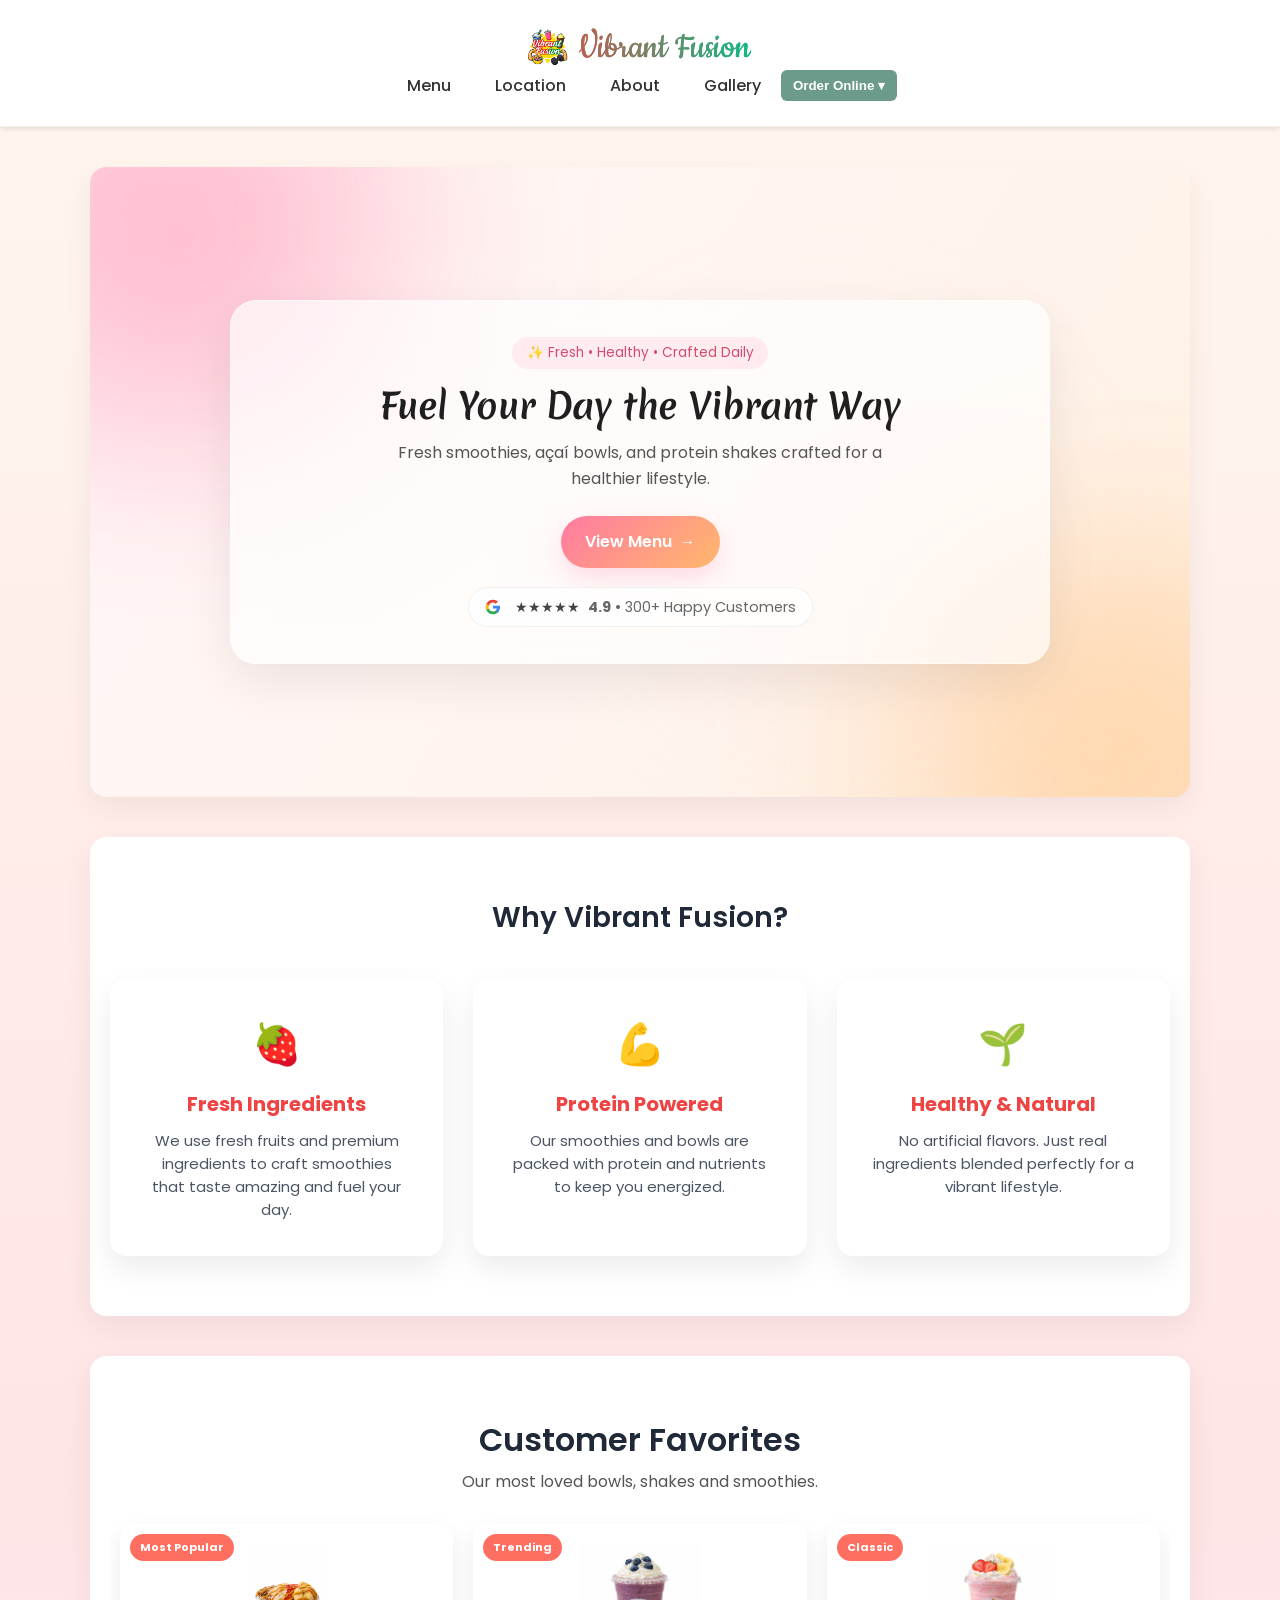
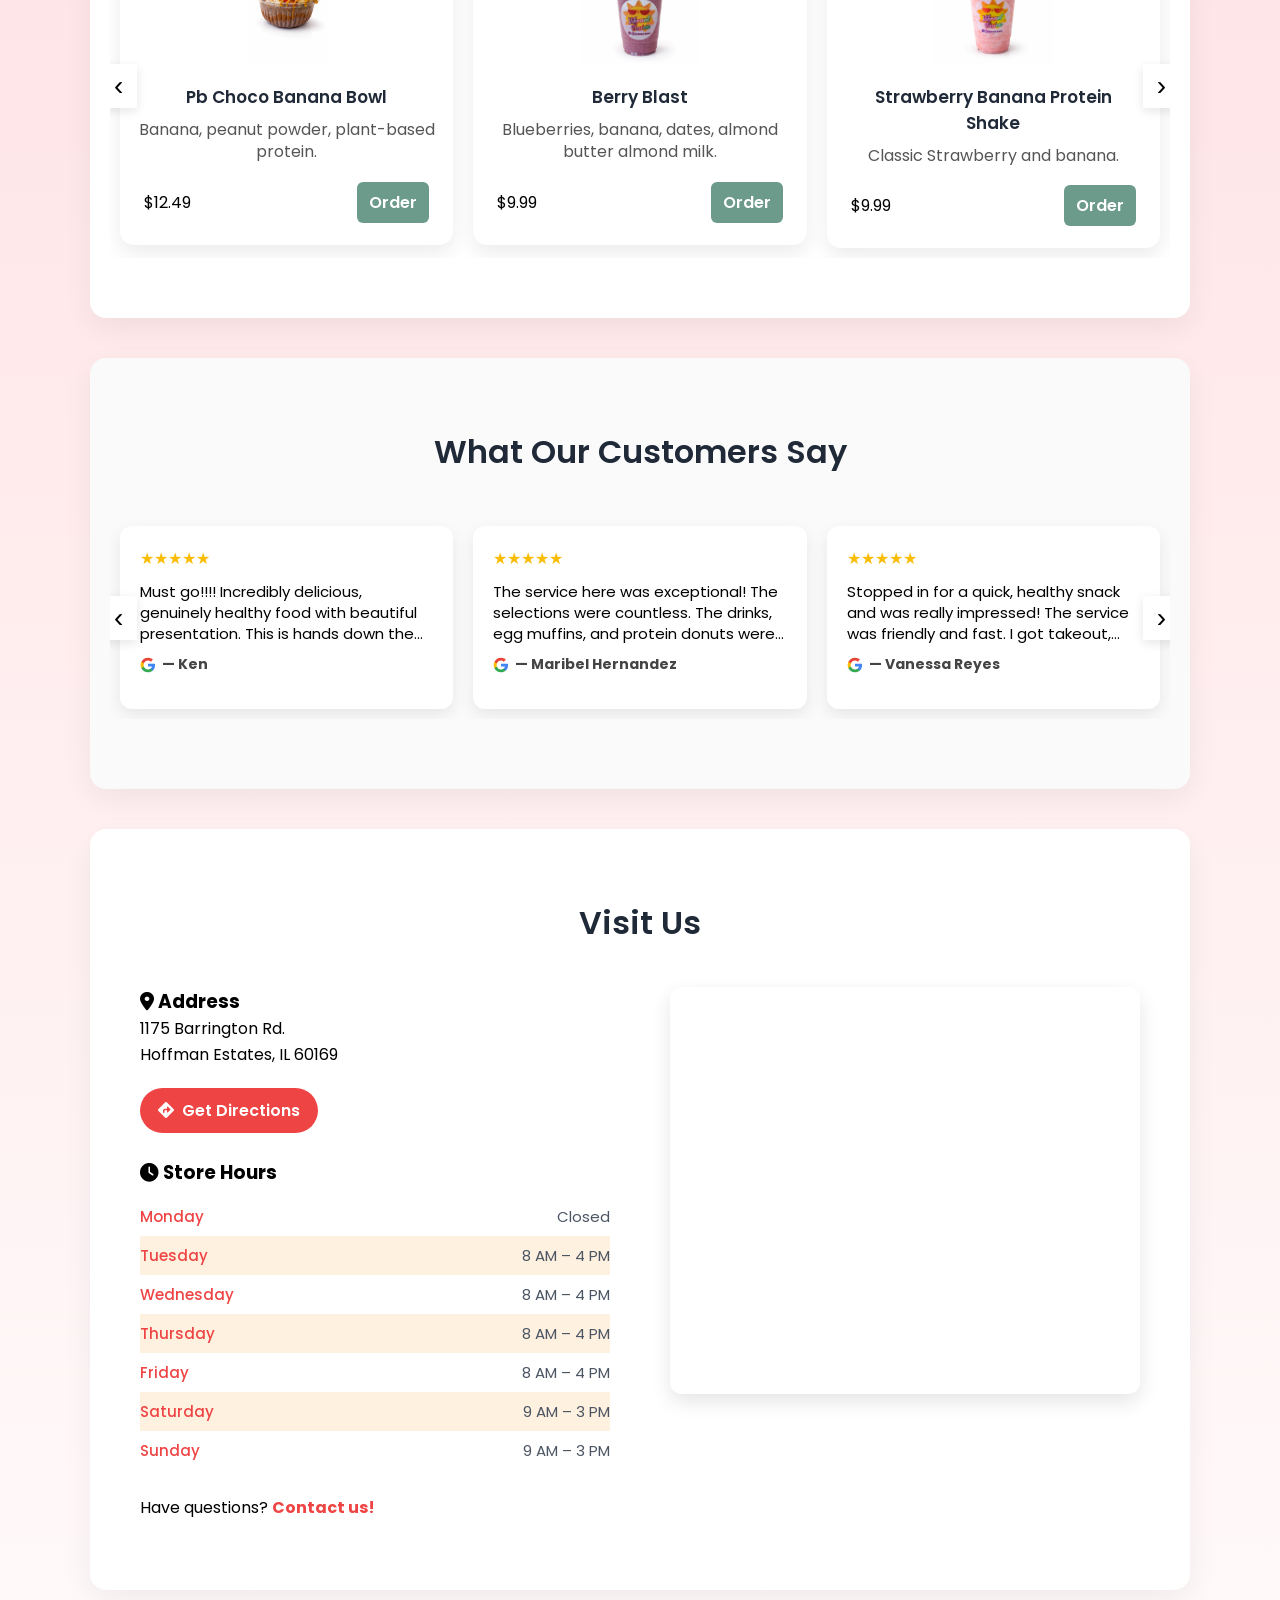
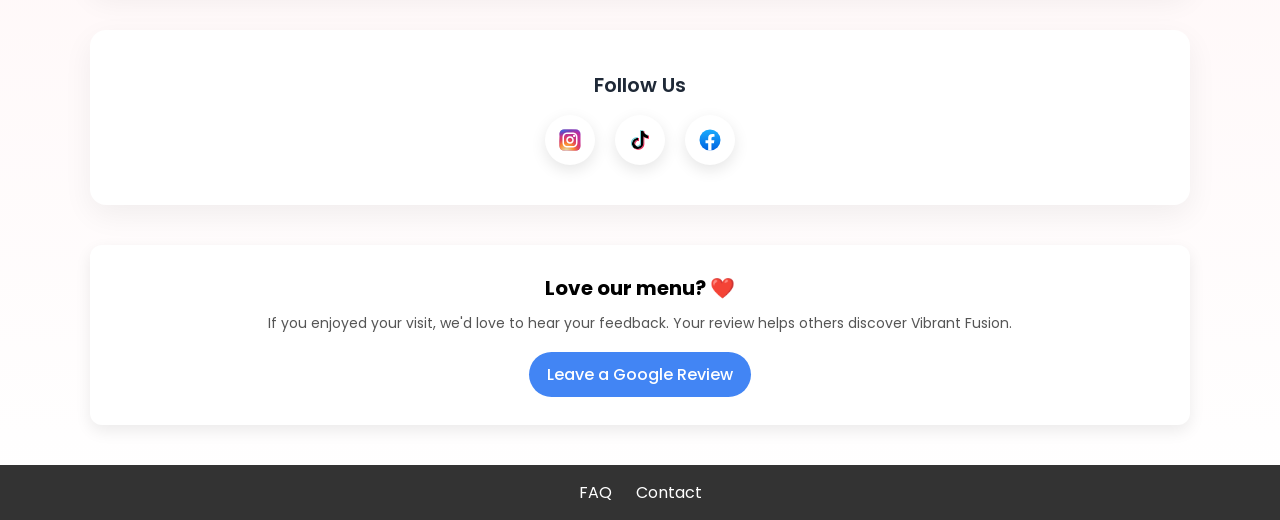
<file: index.html>
<!DOCTYPE html>
<html lang="en">
<head>
<meta charset="UTF-8">
<meta name="viewport" content="width=device-width, initial-scale=1.0">
<title>Home | Vibrant Fusion</title>
<link rel="stylesheet" href="css/styles.css">
<link rel="stylesheet" href="css/nutrition.css">
<link rel="stylesheet" href="css/hero.css">
<link href="https://fonts.googleapis.com/css2?family=Poppins:wght@300;400;600;700&display=swap" rel="stylesheet">
<link href="https://fonts.googleapis.com/css2?family=Pacifico&display=swap" rel="stylesheet">
<link rel="stylesheet" href="https://cdnjs.cloudflare.com/ajax/libs/font-awesome/6.4.0/css/all.min.css"/>
<link href="https://fonts.googleapis.com/css2?family=Cookie&display=swap" rel="stylesheet">
<link href="https://fonts.googleapis.com/css2?family=Merienda:wght@700&display=swap" rel="stylesheet">
</head>
<body>


<header class="navbar">
  <div class="nav-container">
    <div class="logo">
      <a href="index.html">
        <img src="images/vflogo.jpeg" alt="Vibrant Fusion Logo" class="logo-img">
        Vibrant Fusion
      </a>
    </div>

    <!-- Desktop / Tablet Links -->
    <nav class="nav-links">
      <a href="menu.html">Menu</a>
      <a href="location.html">Location</a>
      <a href="about.html">About</a>
      <a href="gallery.html">Gallery</a>
      <div class="order-dropdown">
        <button class="order-btn" id="orderButton">Order Online ▾</button>
        <div class="order-menu" id="orderMenu">
          <a href="tel:+18477745505">📞 Pickup (Call)</a>
          <a href="https://www.doordash.com/">
            <img src="images/dd-logo.svg" class="platform-logo"> Order on DoorDash
          </a>
          <a href="https://www.grubhub.com/">
            <img src="images/gh-logo.svg" class="platform-logo"> Order on Grubhub
          </a>
        </div>
      </div>
    </nav>

    <div class="mobile-navbar-buttons">
      <a href="menu.html" class="menu-mobile">Menu</a>
      <div class="order-dropdown">
        <button class="order-btn order-btn-mobile">Order Online ▾</button>
        <div class="order-menu" id="orderMenuMobile">
          <a href="tel:+18477745505">📞 Pickup (Call)</a>
          <a href="https://www.doordash.com/">
            <img src="images/dd-logo.svg" class="platform-logo"> Order on DoorDash
          </a>
          <a href="https://www.grubhub.com/">
            <img src="images/gh-logo.svg" class="platform-logo"> Order on Grubhub
          </a>
        </div>
      </div>
    </div>

    <!-- Mobile Hamburger -->
    <div class="hamburger" id="hamburger">
      ☰
    </div>
  </div>

  <!-- Mobile Menu -->
  <div class="mobile-menu" id="mobileMenu">
    <a href="location.html">Location</a>
    <a href="about.html">About</a>
    <a href="gallery.html">Gallery</a>
    <a href="faq.html">FAQ</a>
    <a href="contact.html">Contact</a>
  </div>
</header>





<!-- HERO SECTION -->
<section class="hero">

  <div class="hero-bg">
  <span class="glow glow-1"></span>
  <span class="glow glow-2"></span>
  <span class="glow glow-3"></span>
</div>

  <div class="hero-container">

    <div class="hero-card">

      <div class="hero-badge-top">
        ✨ Fresh • Healthy • Crafted Daily
      </div>

      <h1>Fuel Your Day the Vibrant Way</h1>

      <p>
        Fresh smoothies, açaí bowls, and protein shakes crafted for a healthier lifestyle.
      </p>

      <div class="hero-actions">
        <a href="menu.html" class="hero-button">
          View Menu <span class="arrow">→</span>
        </a>
      </div>

      <a href="https://search.google.com/local/reviews?placeid=ChIJ-Q8ORmGpD4gRzUSldM9u1Vg"
         target="_blank"
         class="hero-rating">

        <img src="images/google-icon.svg" class="google-icon-small" alt="Google">

        ★★★★★

        <span class="rating-text">
          <strong>4.9</strong> • 300+ Happy Customers
        </span>

      </a>

    </div>

  </div>

</section>

<section class="features">
  <h2 class="section-title">Why Vibrant Fusion?</h2>

  <div class="feature-grid">

    <div class="feature-card">
      <div class="feature-icon">🍓</div>
      <h3>Fresh Ingredients</h3>
      <p>We use fresh fruits and premium ingredients to craft smoothies that taste amazing and fuel your day.</p>
    </div>

    <div class="feature-card">
      <div class="feature-icon">💪</div>
      <h3>Protein Powered</h3>
      <p>Our smoothies and bowls are packed with protein and nutrients to keep you energized.</p>
    </div>

    <div class="feature-card">
      <div class="feature-icon">🌱</div>
      <h3>Healthy & Natural</h3>
      <p>No artificial flavors. Just real ingredients blended perfectly for a vibrant lifestyle.</p>
    </div>

  </div>
</section>

<section class="featured-section">
  <h2 class="all-titles">Customer Favorites</h2>
  <p>Our most loved bowls, shakes and smoothies.</p>

  <div class="featured-slider">

    <button class="slider-btn prev" id="prevBtn">‹</button>

    <div class="featured-track" id="featuredTrack">

      <div class="card">
        <span class="badge popular">Most Popular</span>
        <img src="../menu_images/bowls/PbChocoBananaBowl.jpeg">
        <h3 class="all-titles">Pb Choco Banana Bowl</h3>
        <p>Banana, peanut powder, plant-based protein.</p>
        <div class="card-footer">
          <span>$12.49</span>
          <button class="view-nutrition-btn-item"
          data-calories="420"
          data-carbs="60g"
          data-protein="20g">ⓘ</button>
          <a href="menu.html" class="order-btn">Order</a>
        </div>
      </div>

      <div class="card">
        <span class="badge protein">Trending</span>
        <img src="../menu_images/smoothies/BerryBlast.jpeg">
        <h3 class="all-titles">Berry Blast</h3>
        <p>Blueberries, banana, dates, almond butter almond milk.</p>
        <div class="card-footer">
          <span>$9.99</span>
          <button class="view-nutrition-btn-item"
          data-calories="420"
          data-carbs="60g"
          data-protein="20g">ⓘ</button>
          <a href="menu.html" class="order-btn">Order</a>
        </div>
      </div>

      <div class="card">
        <span class="badge trending">Classic</span>
        <img src="../menu_images/proteinShakes/StrawberryBanana.jpeg">
        <h3 class="all-titles">Strawberry Banana Protein Shake</h3>
        <p>Classic Strawberry and banana.</p>
        <div class="card-footer">
          <span>$9.99</span>
          <button class="view-nutrition-btn-item"
          data-calories="420"
          data-carbs="60g"
          data-protein="20g">ⓘ</button>
          <a href="menu.html" class="order-btn">Order</a>
        </div>
      </div>


      <div class="card">
        <span class="badge trending">High Protein</span>
        <img src="../menu_images/powerBreakfast/ProteinOats.webp">
        <h3 class="all-titles">Protein Oats</h3>
        <p>Apple fiber, cinnamon, protein, topped with granola, berries.</p>
        <div class="card-footer">
          <span>$9.99</span>
          <button class="view-nutrition-btn-item"
          data-calories="420"
          data-carbs="60g"
          data-protein="20g">ⓘ</button>
          <a href="menu.html" class="order-btn">Order</a>
        </div>
      </div>





      <div class="card">
        <span class="badge trending">Energy Boost</span>
        <img src="../menu_images/powerBreakfast/ProteinDonuts.jpeg">
        <h3 class="all-titles">Protein Donuts</h3>
        <p>Caramel Apple Cheesecake, Mocha, Red Velvet, Blueberry flavors.</p>
        <div class="card-footer">
          <span>$4.95</span>
          <button class="view-nutrition-btn-item"
          data-calories="420"
          data-carbs="60g"
          data-protein="20g">ⓘ</button>
          <a href="menu.html" class="order-btn">Order</a>
        </div>
      </div>


    </div>

    <button class="slider-btn next" id="nextBtn">›</button>

  </div>
</section>
<section class="reviews-section">
  <h2 class="all-titles">What Our Customers Say</h2>

  <div class="reviews-slider">

    <button class="slider-btn prev">‹</button>

    <div class="reviews-track" id="reviews-track"></div>

    <button class="slider-btn next">›</button>

  </div>

</section>

<section class="visit-section">
  <h2 class="all-titles">Visit Us</h2>
<div class="visit-container">


<!-- LEFT SIDE -->

<div class="visit-left">

<h3><i class="fas fa-map-marker-alt"></i> Address</h3>

<p class="address">
1175 Barrington Rd.<br>
Hoffman Estates, IL 60169
</p>

<a class="btn-primary"
href="https://www.google.com/maps/place/?q=place_id:ChIJ-Q8ORmGpD4gRzUSldM9u1Vg"
target="_blank">

<i class="fas fa-directions"></i> Get Directions

</a>


<br><br>


<h3><i class="fas fa-clock"></i> Store Hours</h3>

<table class="hours-table">

<tr><td>Monday</td><td>Closed</td></tr>
<tr><td>Tuesday</td><td>8 AM – 4 PM</td></tr>
<tr><td>Wednesday</td><td>8 AM – 4 PM</td></tr>
<tr><td>Thursday</td><td>8 AM – 4 PM</td></tr>
<tr><td>Friday</td><td>8 AM – 4 PM</td></tr>
<tr><td>Saturday</td><td>9 AM – 3 PM</td></tr>
<tr><td>Sunday</td><td>9 AM – 3 PM</td></tr>

</table>
<br>
<!-- New Contact link -->
    <p class="contact-link">
      Have questions?
      <a href="contact.html"><strong>Contact us!</strong></a>
    </p>
</div>


<!-- RIGHT SIDE MAP -->

<div class="visit-right">

<div class="map-container">

<iframe
width="100%"
height="400"
style="border:0"
loading="lazy"
allowfullscreen
src="https://www.google.com/maps?q=place_id:ChIJ-Q8ORmGpD4gRzUSldM9u1Vg&output=embed">
</iframe>

</div>

</div>


</div>

</section>



<!-- SOCIAL SECTION -->

<section class="follow-us-block">

<h3>Follow Us</h3>

<div class="social-icons">

<a href="https://www.instagram.com/vibrantfusion" target="_blank" class="instagram">
<img src="images/instagram.svg" alt="Instagram">
</a>

<a href="https://www.facebook.com/vibrantfusion1" target="_blank" class="tiktok">
<img src="images/tiktok.svg" alt="TikTok">
</a>

<a href="https://www.tiktok.com/@vibrant_fusion" target="_blank" class="facebook">
<img src="images/facebook.svg" alt="Facebook">
</a>

</div>

</section>

<section class="review-cta">
  <h3>Love our menu? ❤️</h3>
  <p>
    If you enjoyed your visit, we'd love to hear your feedback.
    Your review helps others discover Vibrant Fusion.
  </p>
  <a href="https://g.page/r/Cc1EpXTPbtVYEAE/review"
     target="_blank"
     class="review-cta-button">
    Leave a Google Review
  </a>
</section>

<div id="nutrition-modal" class="nutrition-modal hidden">
  <div class="nutrition-modal-content">
    <button class="close-modal">✕</button>
    <div class="nutrition-variants"></div>
  </div>
</div>
<footer class="footer-bar">
  <div class="footer-container">
    <a href="faq.html">FAQ</a>
    <a href="contact.html">Contact</a>
  </div>
</footer>
<script src="js/script.js"></script>
<script src="js/reviews.js"></script>
<script src="js/index.js"></script>
</body>
</html>
</file>
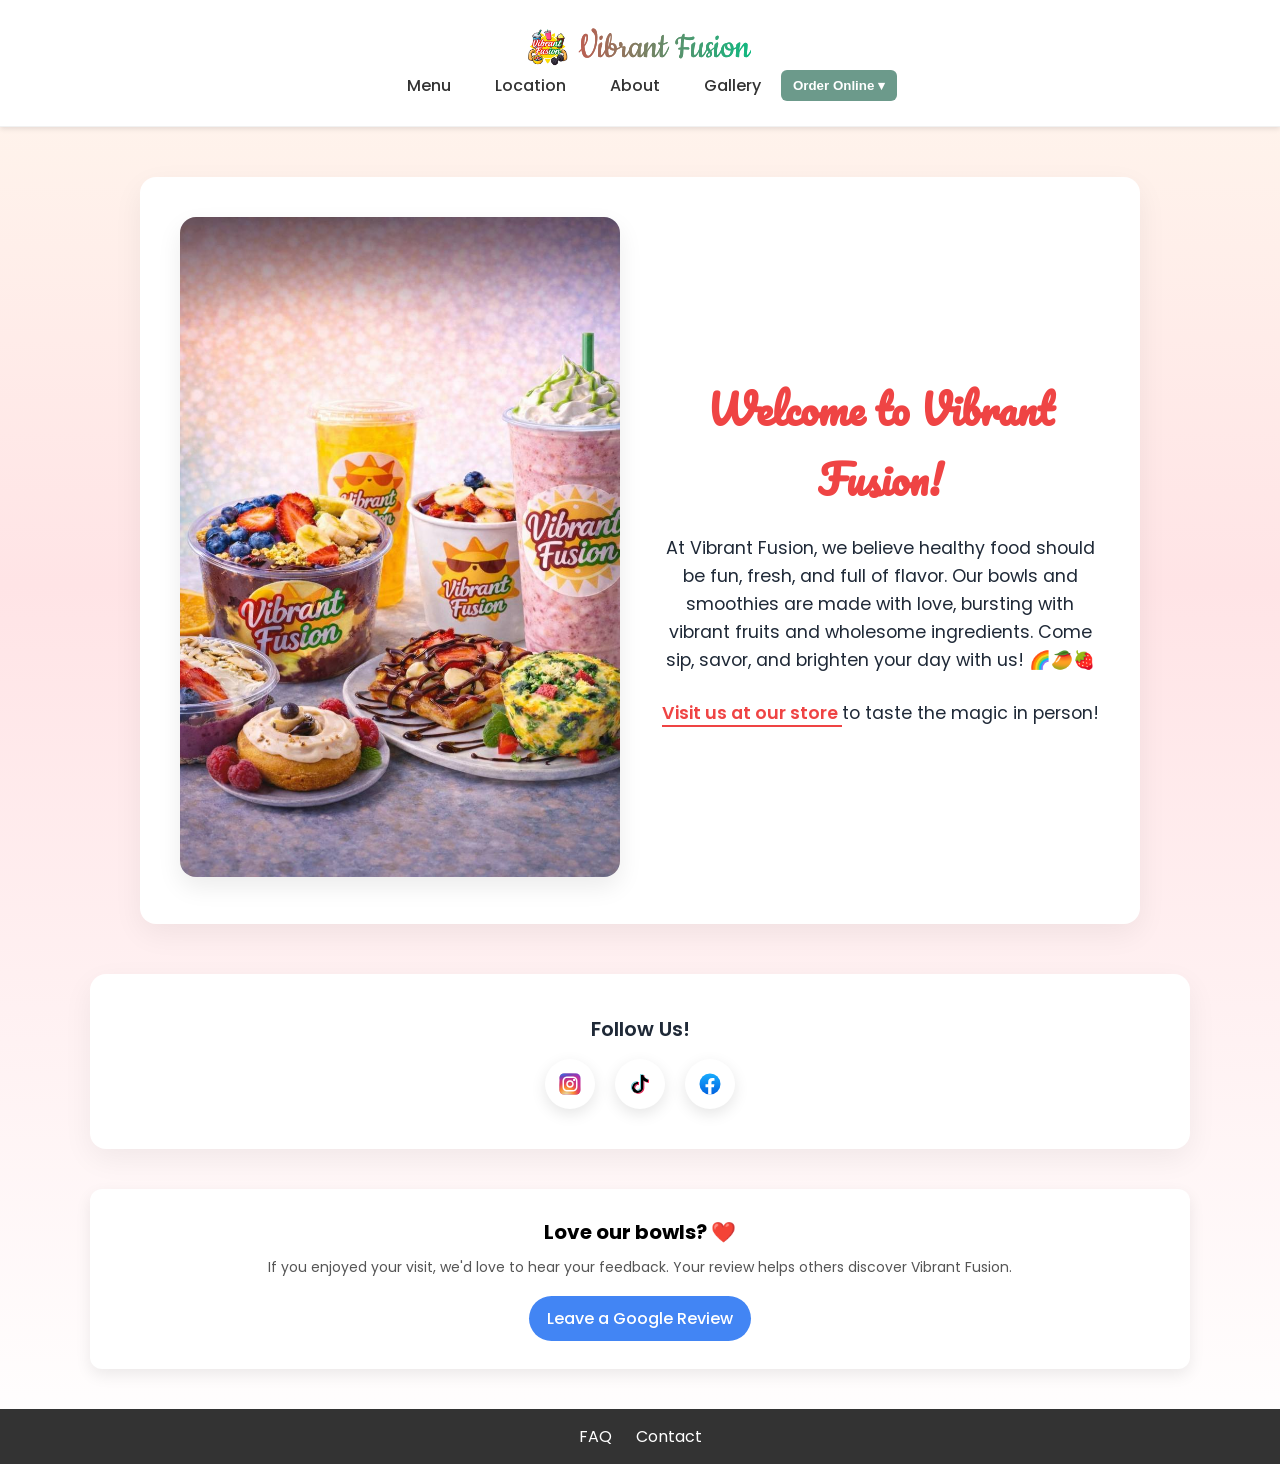
<file: about.html>
<!DOCTYPE html>
<html lang="en">
<head>
<meta charset="UTF-8">
<meta name="viewport" content="width=device-width, initial-scale=1.0">
<title>About | Vibrant Fusion</title>
<link rel="stylesheet" href="css/styles.css">
<link href="https://fonts.googleapis.com/css2?family=Poppins:wght@300;400;600;700&display=swap" rel="stylesheet">
<link href="https://fonts.googleapis.com/css2?family=Pacifico&display=swap" rel="stylesheet">
<!-- Font Awesome for social icons -->
<link rel="stylesheet" href="https://cdnjs.cloudflare.com/ajax/libs/font-awesome/6.4.0/css/all.min.css" integrity="sha512-pVtXn1Y7ERX5ax0lUuVcx2D3J0qFhZ2N8Xh6Xk1Sl/NxZ2J6ZoHtVkOmmPk/1dj+1K0pKxqGhzW5NeXjF1Q5Mw==" crossorigin="anonymous" referrerpolicy="no-referrer" />
<link href="https://fonts.googleapis.com/css2?family=Cookie&display=swap" rel="stylesheet">
<link href="https://fonts.googleapis.com/css2?family=Merienda:wght@700&display=swap" rel="stylesheet">
</head>
<body>

 <header class="navbar">
   <div class="nav-container">
     <div class="logo">
       <a href="index.html">
         <img src="images/vflogo.jpeg" alt="Vibrant Fusion Logo" class="logo-img">
         Vibrant Fusion
       </a>
     </div>

     <!-- Desktop / Tablet Links -->
     <nav class="nav-links">
       <a href="menu.html">Menu</a>
       <a href="location.html">Location</a>
       <a href="about.html">About</a>
       <a href="gallery.html">Gallery</a>
       <div class="order-dropdown">
         <button class="order-btn" id="orderButton">Order Online ▾</button>
         <div class="order-menu" id="orderMenu">
           <a href="tel:+18477745505">📞 Pickup (Call)</a>
           <a href="https://www.doordash.com/">
             <img src="images/dd-logo.svg" class="platform-logo"> Order on DoorDash
           </a>
           <a href="https://www.grubhub.com/">
             <img src="images/gh-logo.svg" class="platform-logo"> Order on Grubhub
           </a>
         </div>
       </div>
     </nav>

     <div class="mobile-navbar-buttons">
       <a href="menu.html" class="menu-mobile">Menu</a>
       <div class="order-dropdown">
         <button class="order-btn order-btn-mobile">Order Online ▾</button>
         <div class="order-menu" id="orderMenuMobile">
           <a href="tel:+18477745505">📞 Pickup (Call)</a>
           <a href="https://www.doordash.com/">
             <img src="images/dd-logo.svg" class="platform-logo"> Order on DoorDash
           </a>
           <a href="https://www.grubhub.com/">
             <img src="images/gh-logo.svg" class="platform-logo"> Order on Grubhub
           </a>
         </div>
       </div>
     </div>

     <!-- Mobile Hamburger -->
     <div class="hamburger" id="hamburger">
       ☰
     </div>
   </div>

   <!-- Mobile Menu -->
   <div class="mobile-menu" id="mobileMenu">
     <a href="location.html">Location</a>
     <a href="about.html">About</a>
     <a href="gallery.html">Gallery</a>
     <a href="faq.html">FAQ</a>
     <a href="contact.html">Contact</a>
   </div>
 </header>



  <section class="about-section" style="max-width:1000px; margin:50px auto; display:flex; flex-wrap:wrap; gap:40px; align-items:center; justify-content:center; text-align:center;">

      <!-- Picture -->
      <div class="about-image" style="flex:1; min-width:280px;">
        <img src="images/vf-banner.jpeg" alt="Vibrant Fusion Smoothie Bowls" style="width:100%; border-radius:16px; box-shadow:0 10px 25px rgba(0,0,0,0.08);">
      </div>

      <!-- Text -->
      <div class="about-text" style="flex:1; min-width:280px;">
    <h1 style="font-family:'Pacifico', cursive; color:#ef4444; font-size:2.5rem; margin-bottom:20px;">Welcome to Vibrant Fusion!</h1>
    <p style="font-size:1.1rem; color:#1f2937; line-height:1.6;">
      At Vibrant Fusion, we believe healthy food should be fun, fresh, and full of flavor.
      Our bowls and smoothies are made with love, bursting with vibrant fruits and wholesome ingredients.
      Come sip, savor, and brighten your day with us! 🌈🥭🍓
    </p>
    <br>
    <p style="font-size:1.1rem; color:#1f2937; line-height:1.6;">
      <a href="location.html" style="color:#ef4444; font-weight:600; text-decoration:none; border-bottom:2px solid #ef4444; transition:0.25s;">
        Visit us at our store
      </a> to taste the magic in person!
    </p>
  </div>

    </section>



<!-- SOCIAL SECTION -->

<section class="follow-us-block">

<h3>Follow Us!</h3>

<div class="social-icons">

<a href="https://www.instagram.com/vibrantfusion" target="_blank" class="instagram">
<img src="images/instagram.svg" alt="Instagram">
</a>

<a href="https://www.facebook.com/vibrantfusion1" target="_blank" class="tiktok">
<img src="images/tiktok.svg" alt="TikTok">
</a>

<a href="https://www.tiktok.com/@vibrant_fusion" target="_blank" class="facebook">
<img src="images/facebook.svg" alt="Facebook">
</a>

</div>

</section>

<section class="review-cta">
  <h3>Love our bowls? ❤️</h3>
  <p>
    If you enjoyed your visit, we'd love to hear your feedback.
    Your review helps others discover Vibrant Fusion.
  </p>
  <a href="https://g.page/r/Cc1EpXTPbtVYEAE/review"
     target="_blank"
     class="review-cta-button">
    Leave a Google Review
  </a>
</section>


<footer class="footer-bar">
  <div class="footer-container">
    <a href="faq.html">FAQ</a>
    <a href="contact.html">Contact</a>
  </div>
</footer>
<script src="js/script.js"></script>

</body>
</html>
</file>
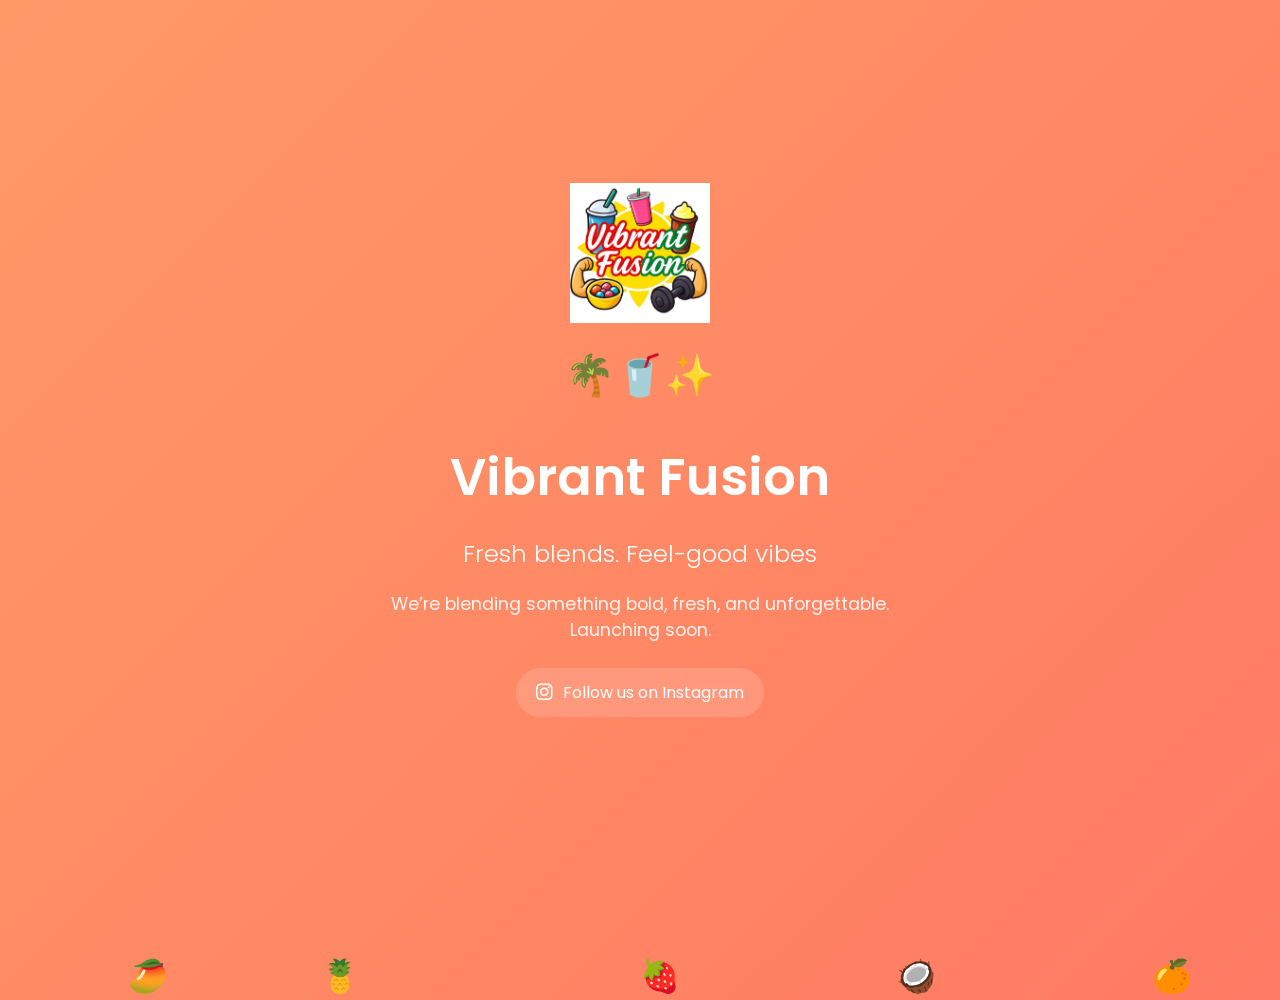
<file: comingsoon.html>
<!DOCTYPE html>
<html lang="en">
<head>
  <meta charset="UTF-8" />
  <meta name="viewport" content="width=device-width, initial-scale=1.0"/>
  <title>Vibrant Fusion – Coming Soon</title>

  <link href="https://fonts.googleapis.com/css2?family=Poppins:wght@300;600&display=swap" rel="stylesheet">

  <!-- Font Awesome for Instagram icon -->
  <link rel="stylesheet" href="https://cdnjs.cloudflare.com/ajax/libs/font-awesome/6.5.0/css/all.min.css">

  <style>
    body {
      margin: 0;
      font-family: 'Poppins', sans-serif;
      background: linear-gradient(135deg, #ff9966, #ff5e62, #ffc371);
      background-size: 400% 400%;
      animation: gradientShift 10s ease infinite;
      color: #fff;
      display: flex;
      align-items: center;
      justify-content: center;
      height: 100vh;
      text-align: center;
      overflow: hidden;
    }

    .container {
      max-width: 650px;
      padding: 20px;
      animation: fadeIn 1.2s ease-in-out;
    }

    h1 {
      font-size: 3.2rem;
      margin-bottom: 10px;
      font-weight: 600;
    }

    h2 {
      font-size: 1.5rem;
      font-weight: 300;
      margin-bottom: 20px;
    }

    p {
      font-size: 1.1rem;
      opacity: 0.9;
    }

    .emoji {
      font-size: 2.5rem;
      margin-bottom: 15px;
      animation: float 3s ease-in-out infinite;
    }

    /* Instagram button */
    .instagram {
      margin-top: 25px;
    }

    .instagram a {
      display: inline-flex;
      align-items: center;
      gap: 10px;
      padding: 12px 20px;
      border-radius: 30px;
      background: rgba(255,255,255,0.15);
      color: #fff;
      text-decoration: none;
      font-size: 1rem;
      transition: all 0.3s ease;
      backdrop-filter: blur(8px);
    }

    .instagram a:hover {
      background: #fff;
      color: #ff5e62;
      transform: translateY(-3px);
    }

    .instagram i {
      font-size: 1.2rem;
    }

    /* floating fruit bubbles */
    .bubble {
      position: absolute;
      bottom: -100px;
      font-size: 2rem;
      animation: rise 12s infinite ease-in;
    }

    .bubble:nth-child(1) { left: 10%; animation-duration: 10s; }
    .bubble:nth-child(2) { left: 25%; animation-duration: 14s; }
    .bubble:nth-child(3) { left: 50%; animation-duration: 12s; }
    .bubble:nth-child(4) { left: 70%; animation-duration: 16s; }
    .bubble:nth-child(5) { left: 90%; animation-duration: 11s; }

    @keyframes rise {
      0% { transform: translateY(0) scale(1); opacity: 1; }
      100% { transform: translateY(-110vh) scale(1.5); opacity: 0; }
    }

    @keyframes float {
      0%, 100% { transform: translateY(0px); }
      50% { transform: translateY(-12px); }
    }

    @keyframes fadeIn {
      from { opacity: 0; transform: translateY(20px); }
      to { opacity: 1; transform: translateY(0); }
    }

    @keyframes gradientShift {
      0% { background-position: 0% 50%; }
      50% { background-position: 100% 50%; }
      100% { background-position: 0% 50%; }
    }
    .logo {
  width: 140px;
  margin-bottom: 15px;
  animation: fadeIn 1s ease-in-out;
}
  </style>
</head>

<body>

  <!-- floating tropical elements -->
  <div class="bubble">🥭</div>
  <div class="bubble">🍍</div>
  <div class="bubble">🍓</div>
  <div class="bubble">🥥</div>
  <div class="bubble">🍊</div>

  <div class="container">
    <img src="images/vflogo.jpeg" alt="Vibrant Fusion Logo" class="logo">
    <div class="emoji">🌴🥤✨</div>
    <h1>Vibrant Fusion</h1>
    <h2>Fresh blends. Feel-good vibes</h2>
    <p>We’re blending something bold, fresh, and unforgettable.<br/>Launching soon.</p>

    <!-- Instagram link -->
    <div class="instagram">
      <a href="https://instagram.com/vibrantfusion" target="_blank">
        <i class="fa-brands fa-instagram"></i>
        Follow us on Instagram
      </a>
    </div>
  </div>

</body>
</html>
</file>
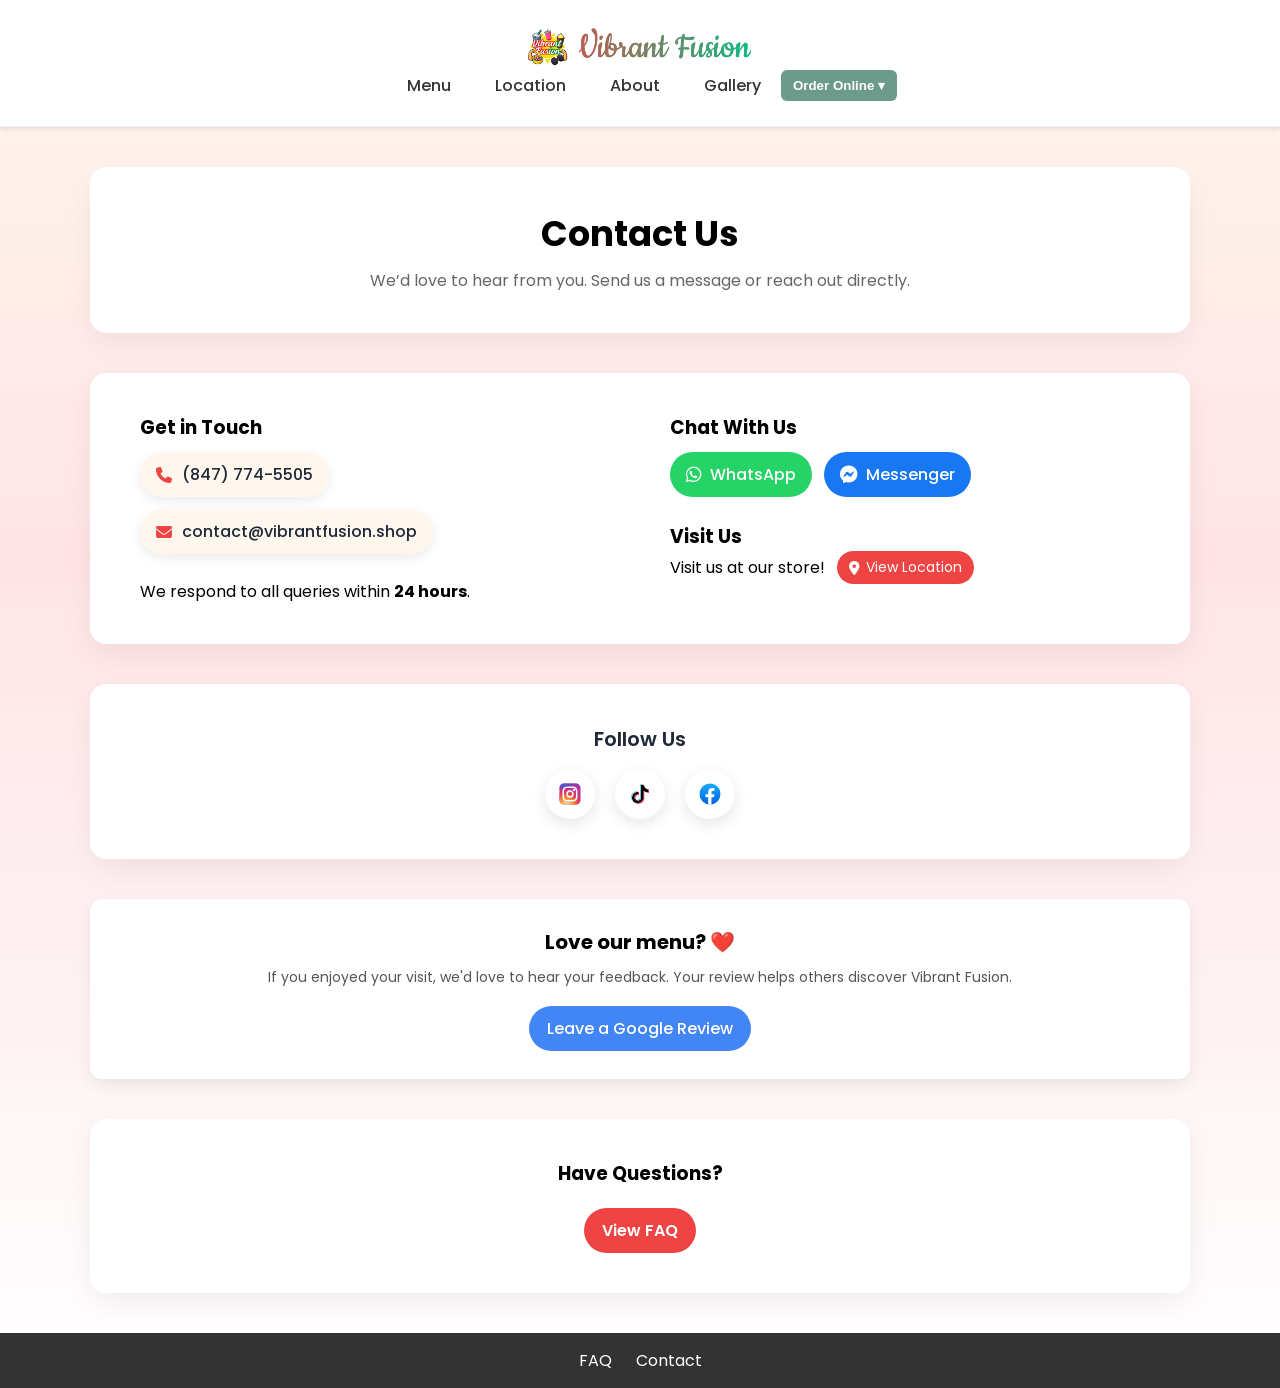
<file: contact.html>
<!DOCTYPE html>
<html lang="en">
<head>
<meta charset="UTF-8">
<meta name="viewport" content="width=device-width, initial-scale=1.0">
<title>Contact | Vibrant Fusion</title>

<link rel="stylesheet" href="css/styles.css">

<link href="https://fonts.googleapis.com/css2?family=Poppins:wght@300;400;600;700&display=swap" rel="stylesheet">
<link href="https://fonts.googleapis.com/css2?family=Pacifico&display=swap" rel="stylesheet">

<link rel="stylesheet" href="https://cdnjs.cloudflare.com/ajax/libs/font-awesome/6.4.0/css/all.min.css">
<link href="https://fonts.googleapis.com/css2?family=Cookie&display=swap" rel="stylesheet">
<link href="https://fonts.googleapis.com/css2?family=Merienda:wght@700&display=swap" rel="stylesheet">
</head>
<body>

  <header class="navbar">
      <div class="nav-container">
        <div class="logo">
          <a href="index.html">
            <img src="images/vflogo.jpeg" alt="Vibrant Fusion Logo" class="logo-img">
            Vibrant Fusion
          </a>
        </div>

        <!-- Desktop / Tablet Links -->
        <nav class="nav-links">
          <a href="menu.html">Menu</a>
          <a href="location.html">Location</a>
          <a href="about.html">About</a>
          <a href="gallery.html">Gallery</a>
          <div class="order-dropdown">
            <button class="order-btn" id="orderButton">Order Online ▾</button>
            <div class="order-menu" id="orderMenu">
              <a href="tel:+18477745505">📞 Pickup (Call)</a>
              <a href="https://www.doordash.com/">
                <img src="images/dd-logo.svg" class="platform-logo"> Order on DoorDash
              </a>
              <a href="https://www.grubhub.com/">
                <img src="images/gh-logo.svg" class="platform-logo"> Order on Grubhub
              </a>
            </div>
          </div>
        </nav>

        <div class="mobile-navbar-buttons">
          <a href="menu.html" class="menu-mobile">Menu</a>
          <div class="order-dropdown">
            <button class="order-btn order-btn-mobile">Order Online ▾</button>
            <div class="order-menu" id="orderMenuMobile">
              <a href="tel:+18477745505">📞 Pickup (Call)</a>
              <a href="https://www.doordash.com/">
                <img src="images/dd-logo.svg" class="platform-logo"> Order on DoorDash
              </a>
              <a href="https://www.grubhub.com/">
                <img src="images/gh-logo.svg" class="platform-logo"> Order on Grubhub
              </a>
            </div>
          </div>
        </div>

        <!-- Mobile Hamburger -->
        <div class="hamburger" id="hamburger">
          ☰
        </div>
      </div>

      <!-- Mobile Menu -->
      <div class="mobile-menu" id="mobileMenu">
        <a href="location.html">Location</a>
        <a href="about.html">About</a>
        <a href="gallery.html">Gallery</a>
        <a href="faq.html">FAQ</a>
        <a href="contact.html">Contact</a>
      </div>
    </header>



  <section class="section-header">

  <h2>Contact Us</h2>

  <p>We’d love to hear from you. Send us a message or reach out directly.</p>

  </section>


  <section>

  <div class="visit-container">

  <!-- LEFT SIDE CONTACT INFO -->

  <div class="visit-left">

  <h3>Get in Touch</h3>

  <div class="contact-links">

  <a href="tel:+18477745505" class="contact-chip">
  <i class="fas fa-phone"></i>
  <span>(847) 774-5505</span>
  </a>

  <a href="mailto:vibrantfusion1@gmail.com" class="contact-chip">
  <i class="fas fa-envelope"></i>
  <span>contact@vibrantfusion.shop</span>
  </a>

  </div>
  <br>

  <p>We respond to all queries within <strong>24 hours</strong>.</p>


  </div>


  <!-- RIGHT SIDE CONTACT FORM -->

  <div class="visit-right">

  <!-- <h3>Send a Message</h3>

  <form action="mailto:vibrantfusion1@gmail.com" method="POST" enctype="text/plain">

  <input type="text" name="name" placeholder="Your Name" required>

  <input type="email" name="email" placeholder="Your Email" required>

  <input type="tel" name="phone" placeholder="Phone Number">

  <textarea name="message" placeholder="Your Message" rows="5" required></textarea>

  <br>

  <button class="btn-primary" type="submit">Send Message</button>

  </form> -->
  <h3>Chat With Us</h3>

  <div class="chat-links">

  <a href="https://wa.me/18477745505" target="_blank" class="chat-btn whatsapp">
  <i class="fab fa-whatsapp"></i> WhatsApp
  </a>

  <a href="https://www.facebook.com/vibrantfusion1" target="_blank" class="chat-btn messenger">
  <i class="fab fa-facebook-messenger"></i> Messenger
  </a>

  </div>

  <br>

  <h3>Visit Us</h3>

  <p>
  Visit us at our store!
  <a href="location.html" class="location-link">
  <i class="fas fa-map-marker-alt"></i> View Location
  </a>
  </p>

  </div>

  </div>

  </section>

  <section class="follow-us-block">

  <h3>Follow Us</h3>

  <div class="social-icons">

  <a href="https://www.instagram.com/vibrantfusion" target="_blank" class="instagram">
  <img src="images/instagram.svg" alt="Instagram">
  </a>

  <a href="https://www.facebook.com/vibrantfusion1" target="_blank" class="tiktok">
  <img src="images/tiktok.svg" alt="TikTok">
  </a>

  <a href="https://www.tiktok.com/@vibrant_fusion" target="_blank" class="facebook">
  <img src="images/facebook.svg" alt="Facebook">
  </a>

  </div>

  </section>

  <section class="review-cta">
    <h3>Love our menu? ❤️</h3>
    <p>
      If you enjoyed your visit, we'd love to hear your feedback.
      Your review helps others discover Vibrant Fusion.
    </p>
    <a href="https://g.page/r/Cc1EpXTPbtVYEAE/review"
       target="_blank"
       class="review-cta-button">
      Leave a Google Review
    </a>
  </section>

  <!-- FAQ LINK -->

  <section style="text-align:center">

  <h3>Have Questions?</h3>

  <p style="margin-bottom:20px;">
  </p>

  <a class="btn-primary" href="faq.html">View FAQ</a>

  </section>

  <footer class="footer-bar">
    <div class="footer-container">
      <a href="faq.html">FAQ</a>
      <a href="contact.html">Contact</a>
    </div>
  </footer>
  <script src="js/script.js"></script>
</body>
</html>
</file>
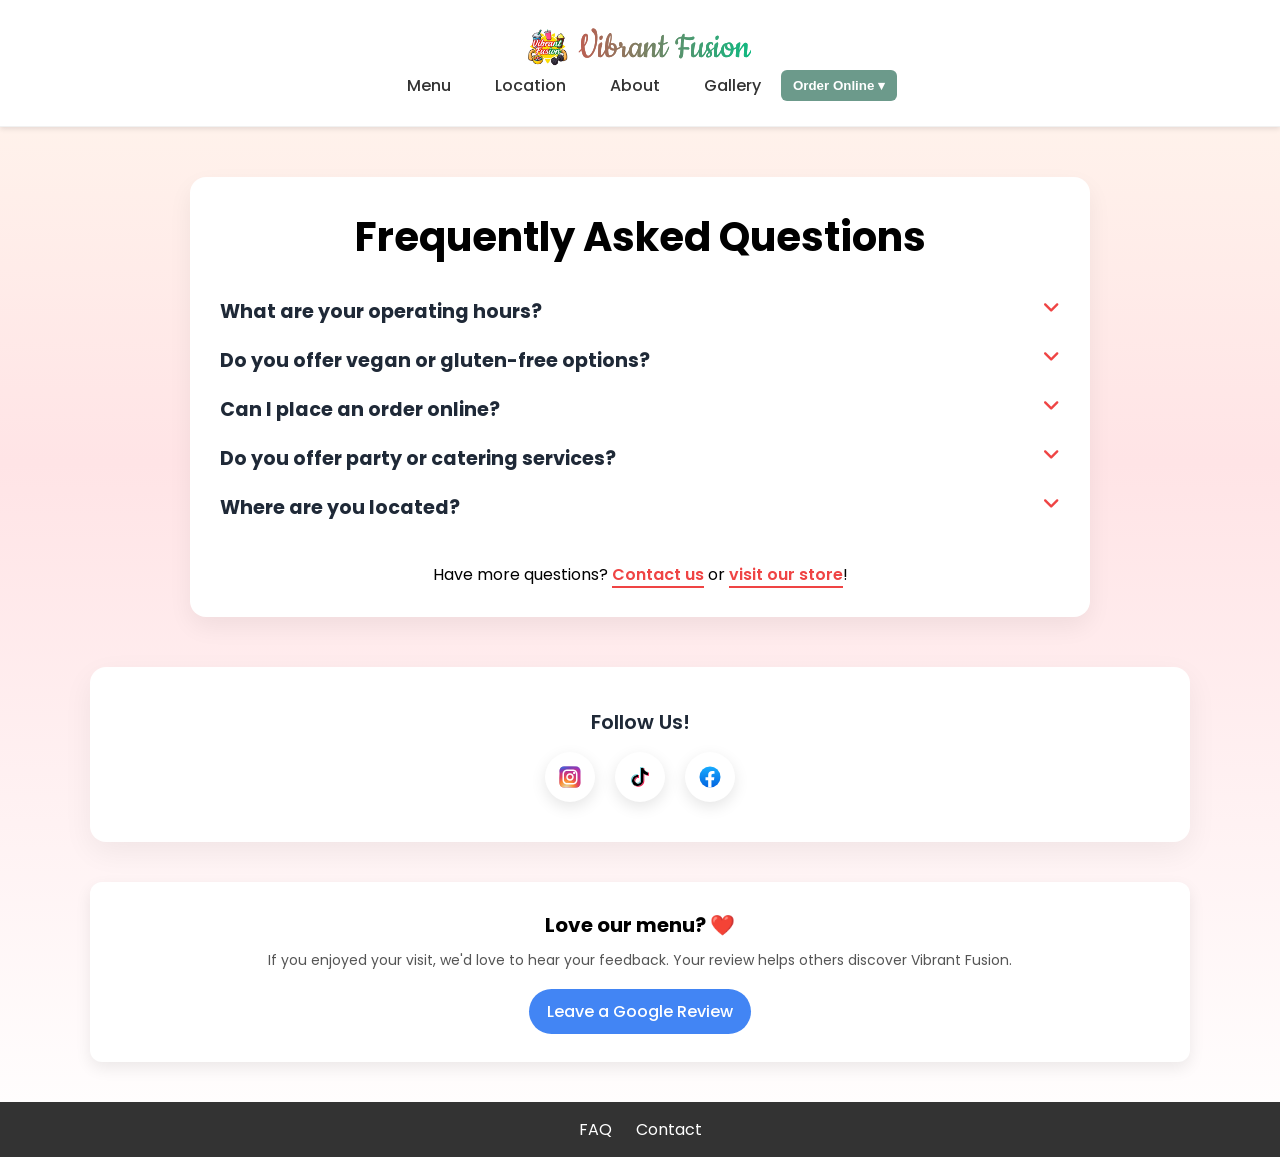
<file: faq.html>
<!DOCTYPE html>
<html lang="en">
<head>
<meta charset="UTF-8">
<meta name="viewport" content="width=device-width, initial-scale=1.0">
<title>FAQ | Vibrant Fusion</title>
<link rel="stylesheet" href="css/styles.css">
<link href="https://fonts.googleapis.com/css2?family=Poppins:wght@300;400;600;700&display=swap" rel="stylesheet">
<link href="https://fonts.googleapis.com/css2?family=Pacifico&display=swap" rel="stylesheet">
<!-- Font Awesome for social icons -->
<link rel="stylesheet" href="https://cdnjs.cloudflare.com/ajax/libs/font-awesome/6.4.0/css/all.min.css" integrity="sha512-pVtXn1Y7ERX5ax0lUuVcx2D3J0qFhZ2N8Xh6Xk1Sl/NxZ2J6ZoHtVkOmmPk/1dj+1K0pKxqGhzW5NeXjF1Q5Mw==" crossorigin="anonymous" referrerpolicy="no-referrer" />
<link href="https://fonts.googleapis.com/css2?family=Cookie&display=swap" rel="stylesheet">
<link href="https://fonts.googleapis.com/css2?family=Merienda:wght@700&display=swap" rel="stylesheet">
</head>
<body>


  <header class="navbar">
    <div class="nav-container">
      <div class="logo">
        <a href="index.html">
          <img src="images/vflogo.jpeg" alt="Vibrant Fusion Logo" class="logo-img">
          Vibrant Fusion
        </a>
      </div>

      <!-- Desktop / Tablet Links -->
      <nav class="nav-links">
        <a href="menu.html">Menu</a>
        <a href="location.html">Location</a>
        <a href="about.html">About</a>
        <a href="gallery.html">Gallery</a>
        <div class="order-dropdown">
          <button class="order-btn" id="orderButton">Order Online ▾</button>
          <div class="order-menu" id="orderMenu">
            <a href="tel:+18477745505">📞 Pickup (Call)</a>
            <a href="https://www.doordash.com/">
              <img src="images/dd-logo.svg" class="platform-logo"> Order on DoorDash
            </a>
            <a href="https://www.grubhub.com/">
              <img src="images/gh-logo.svg" class="platform-logo"> Order on Grubhub
            </a>
          </div>
        </div>
      </nav>

      <div class="mobile-navbar-buttons">
        <a href="menu.html" class="menu-mobile">Menu</a>
        <div class="order-dropdown">
          <button class="order-btn order-btn-mobile">Order Online ▾</button>
          <div class="order-menu" id="orderMenuMobile">
            <a href="tel:+18477745505">📞 Pickup (Call)</a>
            <a href="https://www.doordash.com/">
              <img src="images/dd-logo.svg" class="platform-logo"> Order on DoorDash
            </a>
            <a href="https://www.grubhub.com/">
              <img src="images/gh-logo.svg" class="platform-logo"> Order on Grubhub
            </a>
          </div>
        </div>
      </div>

      <!-- Mobile Hamburger -->
      <div class="hamburger" id="hamburger">
        ☰
      </div>
    </div>

    <!-- Mobile Menu -->
    <div class="mobile-menu" id="mobileMenu">
      <a href="location.html">Location</a>
      <a href="about.html">About</a>
      <a href="gallery.html">Gallery</a>
      <a href="faq.html">FAQ</a>
      <a href="contact.html">Contact</a>
    </div>
  </header>
  <section class="faq-section">
    <h2>Frequently Asked Questions</h2>

    <div class="faq-item">
      <h3>What are your operating hours?</h3>
      <p>We’re open Thursday–Tuesday from 8 AM–4 PM (Saturday & Sunday 9 AM–3 PM) and closed on Monday.</p>
    </div>

    <div class="faq-item">
      <h3>Do you offer vegan or gluten-free options?</h3>
      <p>Yes! Most of our bowls and smoothies can be customized to be vegan or gluten-free. Just ask our team!</p>
    </div>

    <div class="faq-item">
      <h3>Can I place an order online?</h3>
      <p>Absolutely! You can order directly from our website or visit popular delivery platforms. For large party orders, contact us directly.</p>
    </div>

    <div class="faq-item">
      <h3>Do you offer party or catering services?</h3>
      <p>Yes, we do! Vibrant Fusion can cater for birthdays, events, and gatherings. Reach out via our <a href="contact.html">Contact page</a> to plan your order.</p>
    </div>

    <div class="faq-item">
      <h3>Where are you located?</h3>
      <p>We’re at 1175 Barrington Rd. Hoffman Estates, IL 60169. <a href="location.html">View our location</a> to get directions easily.</p>
    </div>

    <div class="faq-links">
      <p>Have more questions? <a href="contact.html">Contact us</a> or <a href="location.html">visit our store</a>!</p>
    </div>
  </section>

  <script>
    // Simple toggle for FAQ
    document.querySelectorAll('.faq-item h3').forEach(item => {
      item.addEventListener('click', () => {
        item.parentElement.classList.toggle('open');
      });
    });
  </script>

  <section class="follow-us-block">

  <h3>Follow Us!</h3>

  <div class="social-icons">

  <a href="https://www.instagram.com/vibrantfusion" target="_blank" class="instagram">
  <img src="images/instagram.svg" alt="Instagram">
  </a>

  <a href="https://www.facebook.com/vibrantfusion1" target="_blank" class="tiktok">
  <img src="images/tiktok.svg" alt="TikTok">
  </a>

  <a href="https://www.tiktok.com/@vibrant_fusion" target="_blank" class="facebook">
  <img src="images/facebook.svg" alt="Facebook">
  </a>

  </div>

  </section>
  <section class="review-cta">
    <h3>Love our menu? ❤️</h3>
    <p>
      If you enjoyed your visit, we'd love to hear your feedback.
      Your review helps others discover Vibrant Fusion.
    </p>
    <a href="https://g.page/r/Cc1EpXTPbtVYEAE/review"
       target="_blank"
       class="review-cta-button">
      Leave a Google Review
    </a>
  </section>
  <footer class="footer-bar">
    <div class="footer-container">
      <a href="faq.html">FAQ</a>
      <a href="contact.html">Contact</a>
    </div>
  </footer>
  <script src="js/script.js"></script>

  </body>
  </html>
</file>
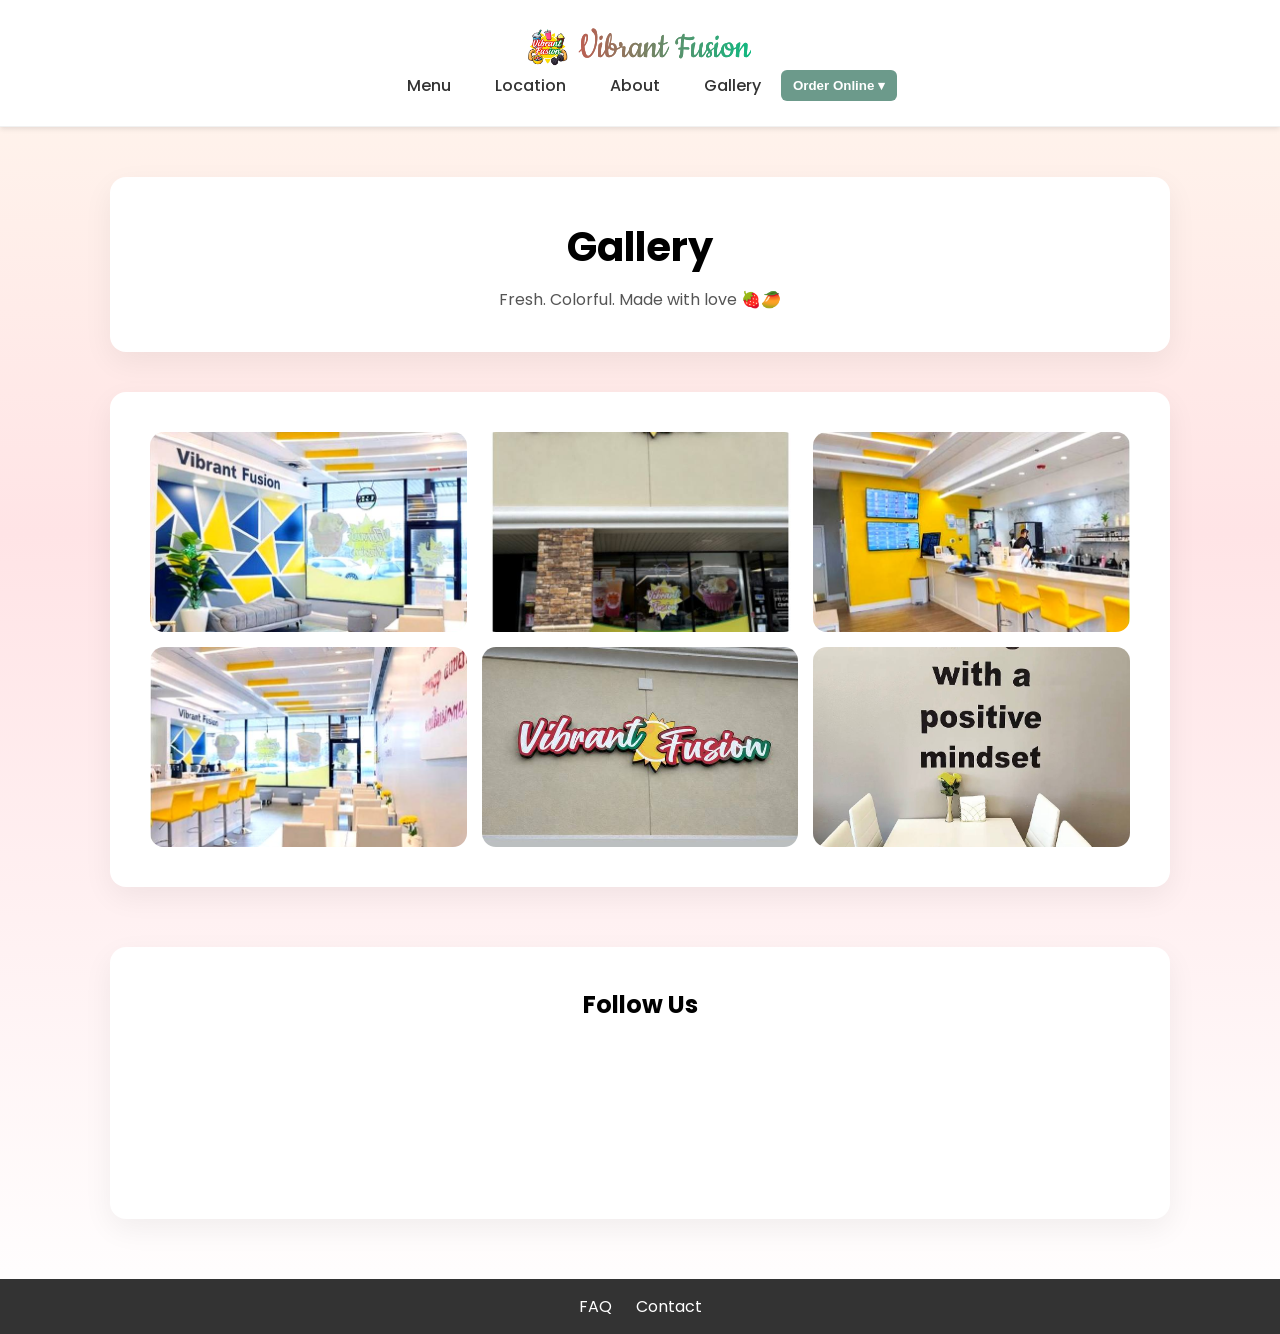
<file: gallery.html>
<!DOCTYPE html>
<html lang="en">
<head>
<meta charset="UTF-8">
<meta name="viewport" content="width=device-width, initial-scale=1.0">
<title>Gallery | Vibrant Fusion</title>

<link rel="stylesheet" href="css/styles.css">
<link href="https://fonts.googleapis.com/css2?family=Poppins:wght@300;400;600;700&display=swap" rel="stylesheet">
<link href="https://fonts.googleapis.com/css2?family=Pacifico&display=swap" rel="stylesheet">
<link href="https://fonts.googleapis.com/css2?family=Cookie&display=swap" rel="stylesheet">
<link href="https://fonts.googleapis.com/css2?family=Merienda:wght@700&display=swap" rel="stylesheet">
<style>

/* ===== GLOBAL CONTAINER ===== */
.container {
  max-width: 1100px;
  margin: 0 auto;
  padding: 0 20px;
}

/* ===== HEADER ===== */
.gallery-header {
  text-align: center;
  margin: 50px 0 30px;
}

.gallery-header h2 {
  font-family: 'Poppins';
  /*color: #ef4444;*/
  font-size: 2.5rem;
}

.gallery-header p {
  color: #555;
  margin-top: 10px;
}

/* ===== FLEXIBLE GRID ===== */
.gallery-grid {
  display: grid;
  grid-template-columns: repeat(auto-fill, minmax(250px, 1fr));
  grid-auto-rows: 200px; /* fallback row height */
  gap: 15px;
}

.gallery-grid img {
  width: 100%;
  height: 100%;
  object-fit: cover; /* crops intelligently without stretching */
  border-radius: 14px;
  transition: transform 0.3s ease;
}

.gallery-grid img:hover {
  transform: scale(1.05);
}

/* ===== INSTAGRAM ===== */
.instagram-section {
  text-align: center;
  margin: 60px 0;
}

.instagram-section h2 {
  font-family: 'Poppins';
}

.instagram-section p {
  margin: 10px 0 20px;
  color: #555;
}

.instagram-button {
  display: inline-block;
  background: #ef4444;
  color: white;
  padding: 10px 22px;
  border-radius: 25px;
  text-decoration: none;
  font-weight: 600;
}

/* ===== MOBILE ===== */
@media(max-width: 500px) {
  .gallery-grid {
    grid-auto-rows: 180px; /* smaller on mobile */
  }
}

</style>
</head>
<body>

  <header class="navbar">
    <div class="nav-container">
      <div class="logo">
        <a href="index.html">
          <img src="images/vflogo.jpeg" alt="Vibrant Fusion Logo" class="logo-img">
          Vibrant Fusion
        </a>
      </div>

      <!-- Desktop / Tablet Links -->
      <nav class="nav-links">
        <a href="menu.html">Menu</a>
        <a href="location.html">Location</a>
        <a href="about.html">About</a>
        <a href="gallery.html">Gallery</a>
        <div class="order-dropdown">
          <button class="order-btn" id="orderButton">Order Online ▾</button>
          <div class="order-menu" id="orderMenu">
            <a href="tel:+18477745505">📞 Pickup (Call)</a>
            <a href="https://www.doordash.com/">
              <img src="images/dd-logo.svg" class="platform-logo"> Order on DoorDash
            </a>
            <a href="https://www.grubhub.com/">
              <img src="images/gh-logo.svg" class="platform-logo"> Order on Grubhub
            </a>
          </div>
        </div>
      </nav>

      <div class="mobile-navbar-buttons">
        <a href="menu.html" class="menu-mobile">Menu</a>
        <div class="order-dropdown">
          <button class="order-btn order-btn-mobile">Order Online ▾</button>
          <div class="order-menu" id="orderMenuMobile">
            <a href="tel:+18477745505">📞 Pickup (Call)</a>
            <a href="https://www.doordash.com/">
              <img src="images/dd-logo.svg" class="platform-logo"> Order on DoorDash
            </a>
            <a href="https://www.grubhub.com/">
              <img src="images/gh-logo.svg" class="platform-logo"> Order on Grubhub
            </a>
          </div>
        </div>
      </div>

      <!-- Mobile Hamburger -->
      <div class="hamburger" id="hamburger">
        ☰
      </div>
    </div>

    <!-- Mobile Menu -->
    <div class="mobile-menu" id="mobileMenu">
      <a href="location.html">Location</a>
      <a href="about.html">About</a>
      <a href="gallery.html">Gallery</a>
      <a href="faq.html">FAQ</a>
      <a href="contact.html">Contact</a>
    </div>
  </header>




<div class="container">

  <!-- HEADER -->
  <section class="gallery-header">
    <h2>Gallery</h2>
    <p>Fresh. Colorful. Made with love 🍓🥭</p>
  </section>

  <!-- FLEXIBLE GRID -->
  <section class="gallery-grid">
    <img src="gallery_images/img1.jpeg" alt="">
    <img src="gallery_images/img2.jpeg" alt="">
    <img src="gallery_images/img3.jpeg" alt="">
    <img src="gallery_images/img4.jpeg" alt="">
    <img src="gallery_images/img5.jpeg" alt="">
    <img src="gallery_images/img6.jpeg" alt="">
  </section>

  <!-- INSTAGRAM -->
  <section class="instagram-section">
    <h2>Follow Us</h2>
<script src="https://cdn.lightwidget.com/widgets/lightwidget.js"></script><iframe src="//lightwidget.com/widgets/952ecd96191d50869bc4769a097e0ff4.html" scrolling="no" allowtransparency="true" class="lightwidget-widget" style="width:100%;border:0;overflow:hidden;"></iframe>

  </section>

</div>

<!-- FOOTER -->
<footer class="footer-bar">
  <div class="footer-container">
    <a href="faq.html">FAQ</a>
    <a href="contact.html">Contact</a>
  </div>
</footer>
<script src="js/script.js"></script>
</body>
</html>
</file>
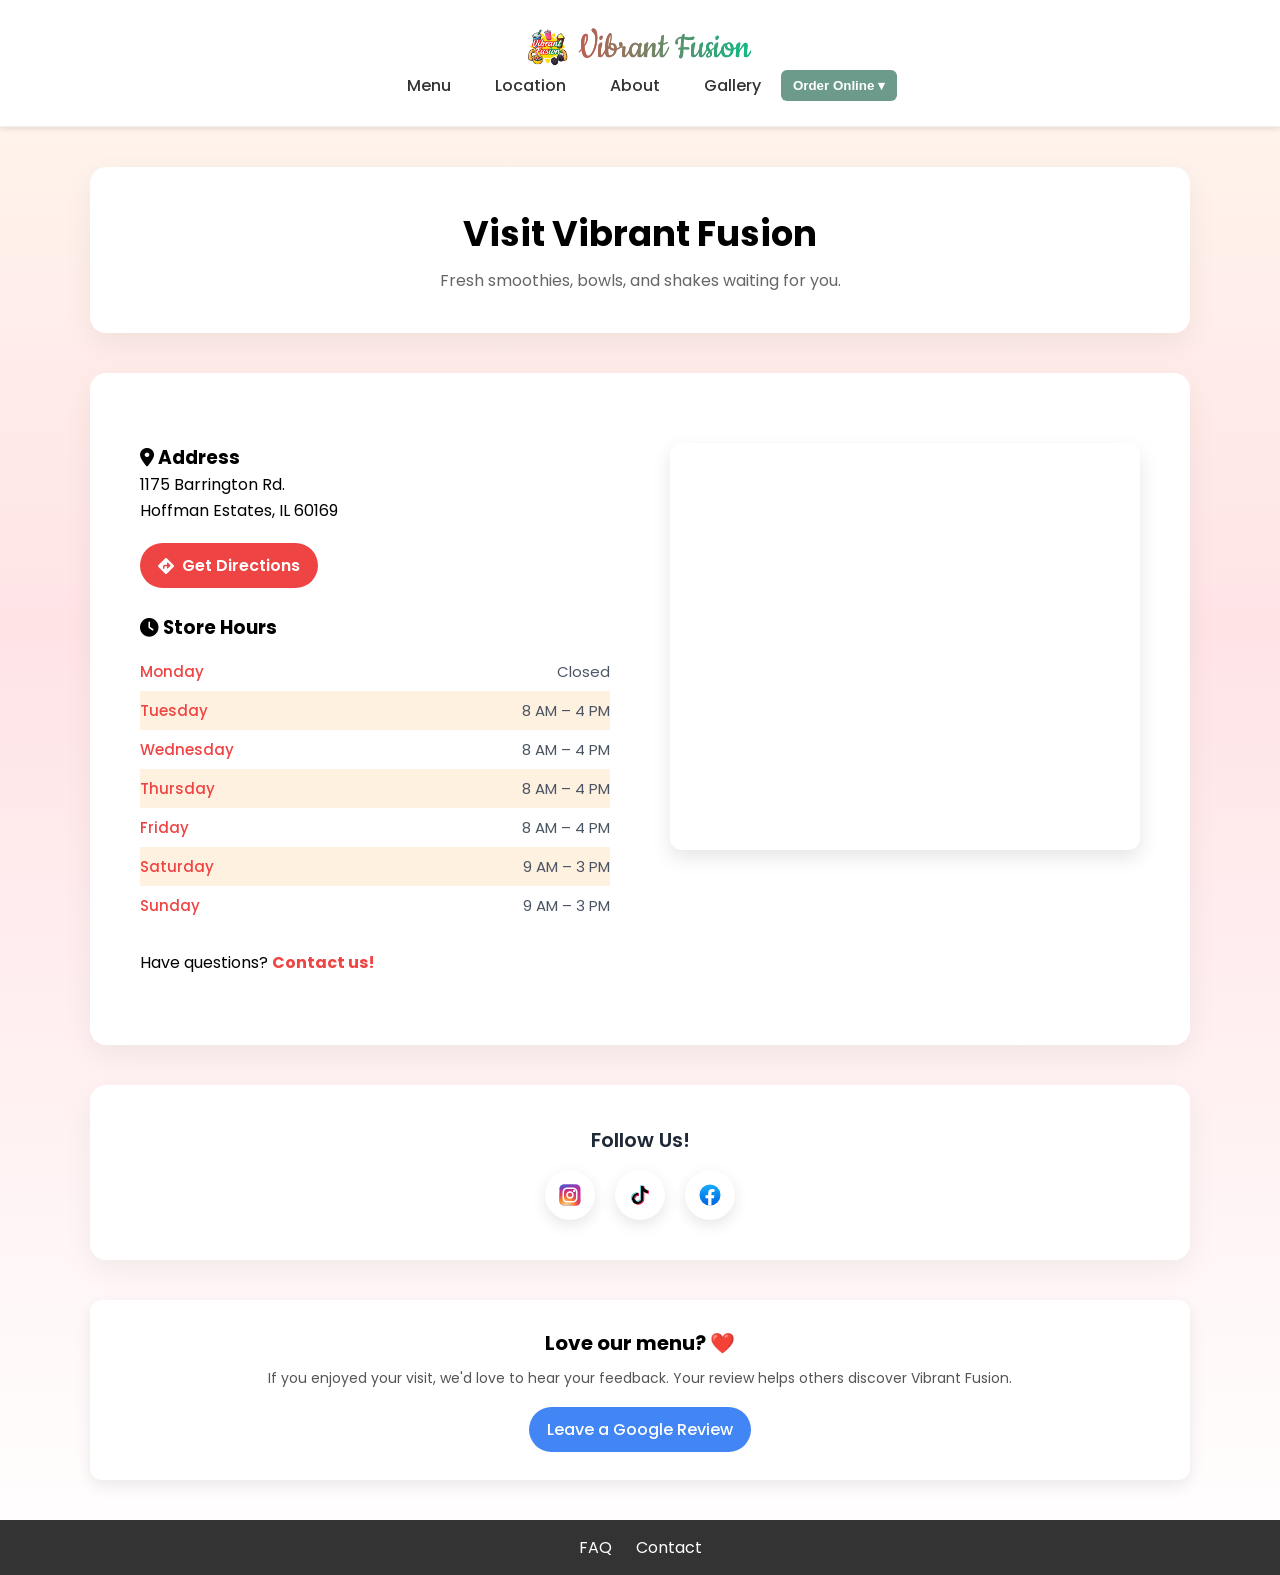
<file: location.html>
<!DOCTYPE html>
<html lang="en">

<head>

<meta charset="UTF-8">
<meta name="viewport" content="width=device-width, initial-scale=1.0">

<title>Location | Vibrant Fusion</title>

<link rel="stylesheet" href="css/styles.css">

<link href="https://fonts.googleapis.com/css2?family=Poppins:wght@300;400;600;700&display=swap" rel="stylesheet">
<link href="https://fonts.googleapis.com/css2?family=Pacifico&display=swap" rel="stylesheet">

<link rel="stylesheet" href="https://cdnjs.cloudflare.com/ajax/libs/font-awesome/6.4.0/css/all.min.css">
<link href="https://fonts.googleapis.com/css2?family=Cookie&display=swap" rel="stylesheet">
<link href="https://fonts.googleapis.com/css2?family=Merienda:wght@700&display=swap" rel="stylesheet">
</head>

<body>


  <header class="navbar">
    <div class="nav-container">
      <div class="logo">
        <a href="index.html">
          <img src="images/vflogo.jpeg" alt="Vibrant Fusion Logo" class="logo-img">
          Vibrant Fusion
        </a>
      </div>

      <!-- Desktop / Tablet Links -->
      <nav class="nav-links">
        <a href="menu.html">Menu</a>
        <a href="location.html">Location</a>
        <a href="about.html">About</a>
        <a href="gallery.html">Gallery</a>
        <div class="order-dropdown">
          <button class="order-btn" id="orderButton">Order Online ▾</button>
          <div class="order-menu" id="orderMenu">
            <a href="tel:+18477745505">📞 Pickup (Call)</a>
            <a href="https://www.doordash.com/">
              <img src="images/dd-logo.svg" class="platform-logo"> Order on DoorDash
            </a>
            <a href="https://www.grubhub.com/">
              <img src="images/gh-logo.svg" class="platform-logo"> Order on Grubhub
            </a>
          </div>
        </div>
      </nav>

      <div class="mobile-navbar-buttons">
        <a href="menu.html" class="menu-mobile">Menu</a>
        <div class="order-dropdown">
          <button class="order-btn order-btn-mobile">Order Online ▾</button>
          <div class="order-menu" id="orderMenuMobile">
            <a href="tel:+18477745505">📞 Pickup (Call)</a>
            <a href="https://www.doordash.com/">
              <img src="images/dd-logo.svg" class="platform-logo"> Order on DoorDash
            </a>
            <a href="https://www.grubhub.com/">
              <img src="images/gh-logo.svg" class="platform-logo"> Order on Grubhub
            </a>
          </div>
        </div>
      </div>

      <!-- Mobile Hamburger -->
      <div class="hamburger" id="hamburger">
        ☰
      </div>
    </div>

    <!-- Mobile Menu -->
    <div class="mobile-menu" id="mobileMenu">
      <a href="location.html">Location</a>
      <a href="about.html">About</a>
      <a href="gallery.html">Gallery</a>
      <a href="faq.html">FAQ</a>
      <a href="contact.html">Contact</a>
    </div>
  </header>




<!-- PAGE HEADER -->

<section class="section-header">

<h2>Visit Vibrant Fusion</h2>

<p>Fresh smoothies, bowls, and shakes waiting for you.</p>

</section>



<!-- LOCATION SECTION -->

<section class="visit-section">

<div class="visit-container">


<!-- LEFT SIDE -->

<div class="visit-left">

<h3><i class="fas fa-map-marker-alt"></i> Address</h3>

<p class="address">
1175 Barrington Rd.<br>
Hoffman Estates, IL 60169
</p>

<a class="btn-primary"
href="https://www.google.com/maps/place/?q=place_id:ChIJ-Q8ORmGpD4gRzUSldM9u1Vg"
target="_blank">

<i class="fas fa-directions"></i> Get Directions

</a>


<br><br>


<h3><i class="fas fa-clock"></i> Store Hours</h3>

<table class="hours-table">

<tr><td>Monday</td><td>Closed</td></tr>
<tr><td>Tuesday</td><td>8 AM – 4 PM</td></tr>
<tr><td>Wednesday</td><td>8 AM – 4 PM</td></tr>
<tr><td>Thursday</td><td>8 AM – 4 PM</td></tr>
<tr><td>Friday</td><td>8 AM – 4 PM</td></tr>
<tr><td>Saturday</td><td>9 AM – 3 PM</td></tr>
<tr><td>Sunday</td><td>9 AM – 3 PM</td></tr>

</table>
<br>
<!-- New Contact link -->
    <p class="contact-link">
      Have questions?
      <a href="contact.html"><strong>Contact us!</strong></a>
    </p>
</div>


<!-- RIGHT SIDE MAP -->

<div class="visit-right">

<div class="map-container">

<iframe
width="100%"
height="400"
style="border:0"
loading="lazy"
allowfullscreen
src="https://www.google.com/maps?q=place_id:ChIJ-Q8ORmGpD4gRzUSldM9u1Vg&output=embed">
</iframe>

</div>

</div>


</div>

</section>



<!-- SOCIAL SECTION -->

<section class="follow-us-block">

<h3>Follow Us!</h3>

<div class="social-icons">

<a href="https://www.instagram.com/vibrantfusion" target="_blank" class="instagram">
<img src="images/instagram.svg" alt="Instagram">
</a>

<a href="https://www.facebook.com/vibrantfusion1" target="_blank" class="tiktok">
<img src="images/tiktok.svg" alt="TikTok">
</a>

<a href="https://www.tiktok.com/@vibrant_fusion" target="_blank" class="facebook">
<img src="images/facebook.svg" alt="Facebook">
</a>

</div>

</section>

<section class="review-cta">
  <h3>Love our menu? ❤️</h3>
  <p>
    If you enjoyed your visit, we'd love to hear your feedback.
    Your review helps others discover Vibrant Fusion.
  </p>
  <a href="https://g.page/r/Cc1EpXTPbtVYEAE/review"
     target="_blank"
     class="review-cta-button">
    Leave a Google Review
  </a>
</section>

<footer class="footer-bar">
  <div class="footer-container">
    <a href="faq.html">FAQ</a>
    <a href="contact.html">Contact</a>
  </div>
</footer>
<script src="js/script.js"></script>


</body>
</html>
</file>
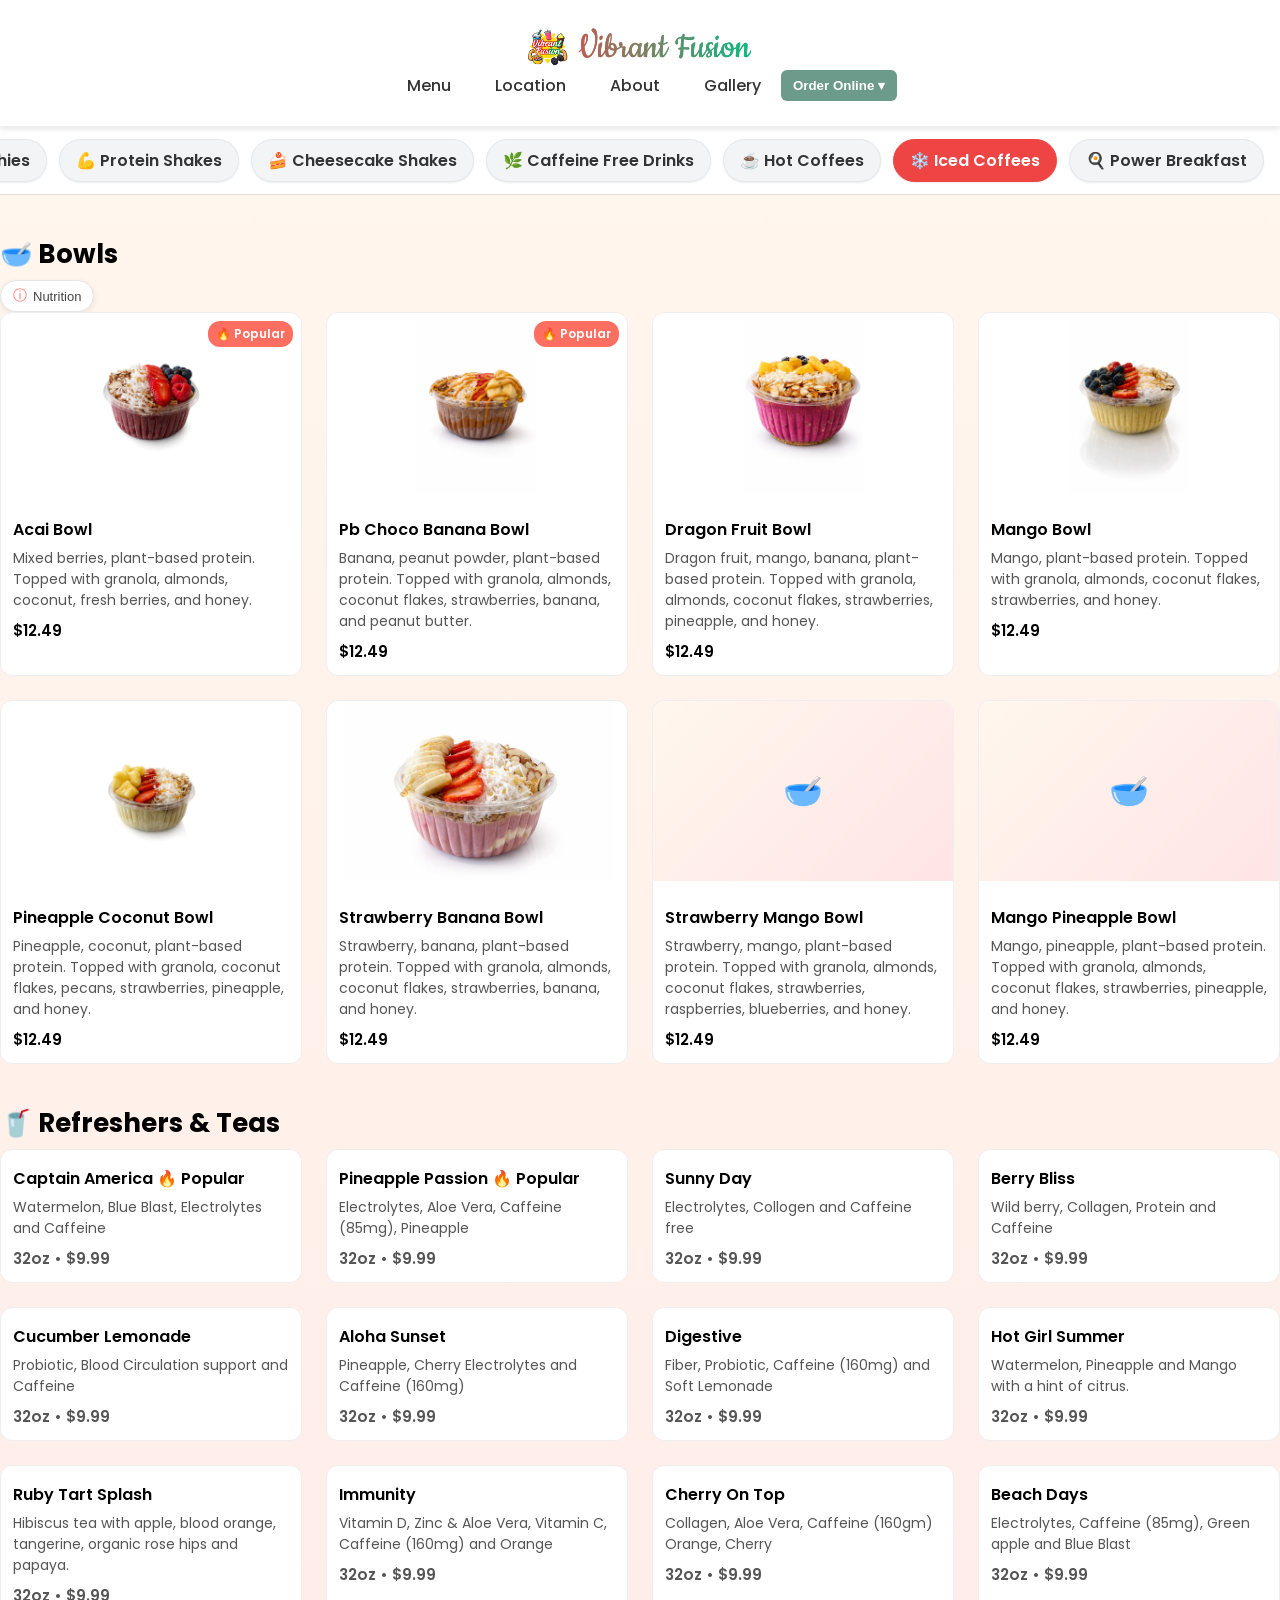
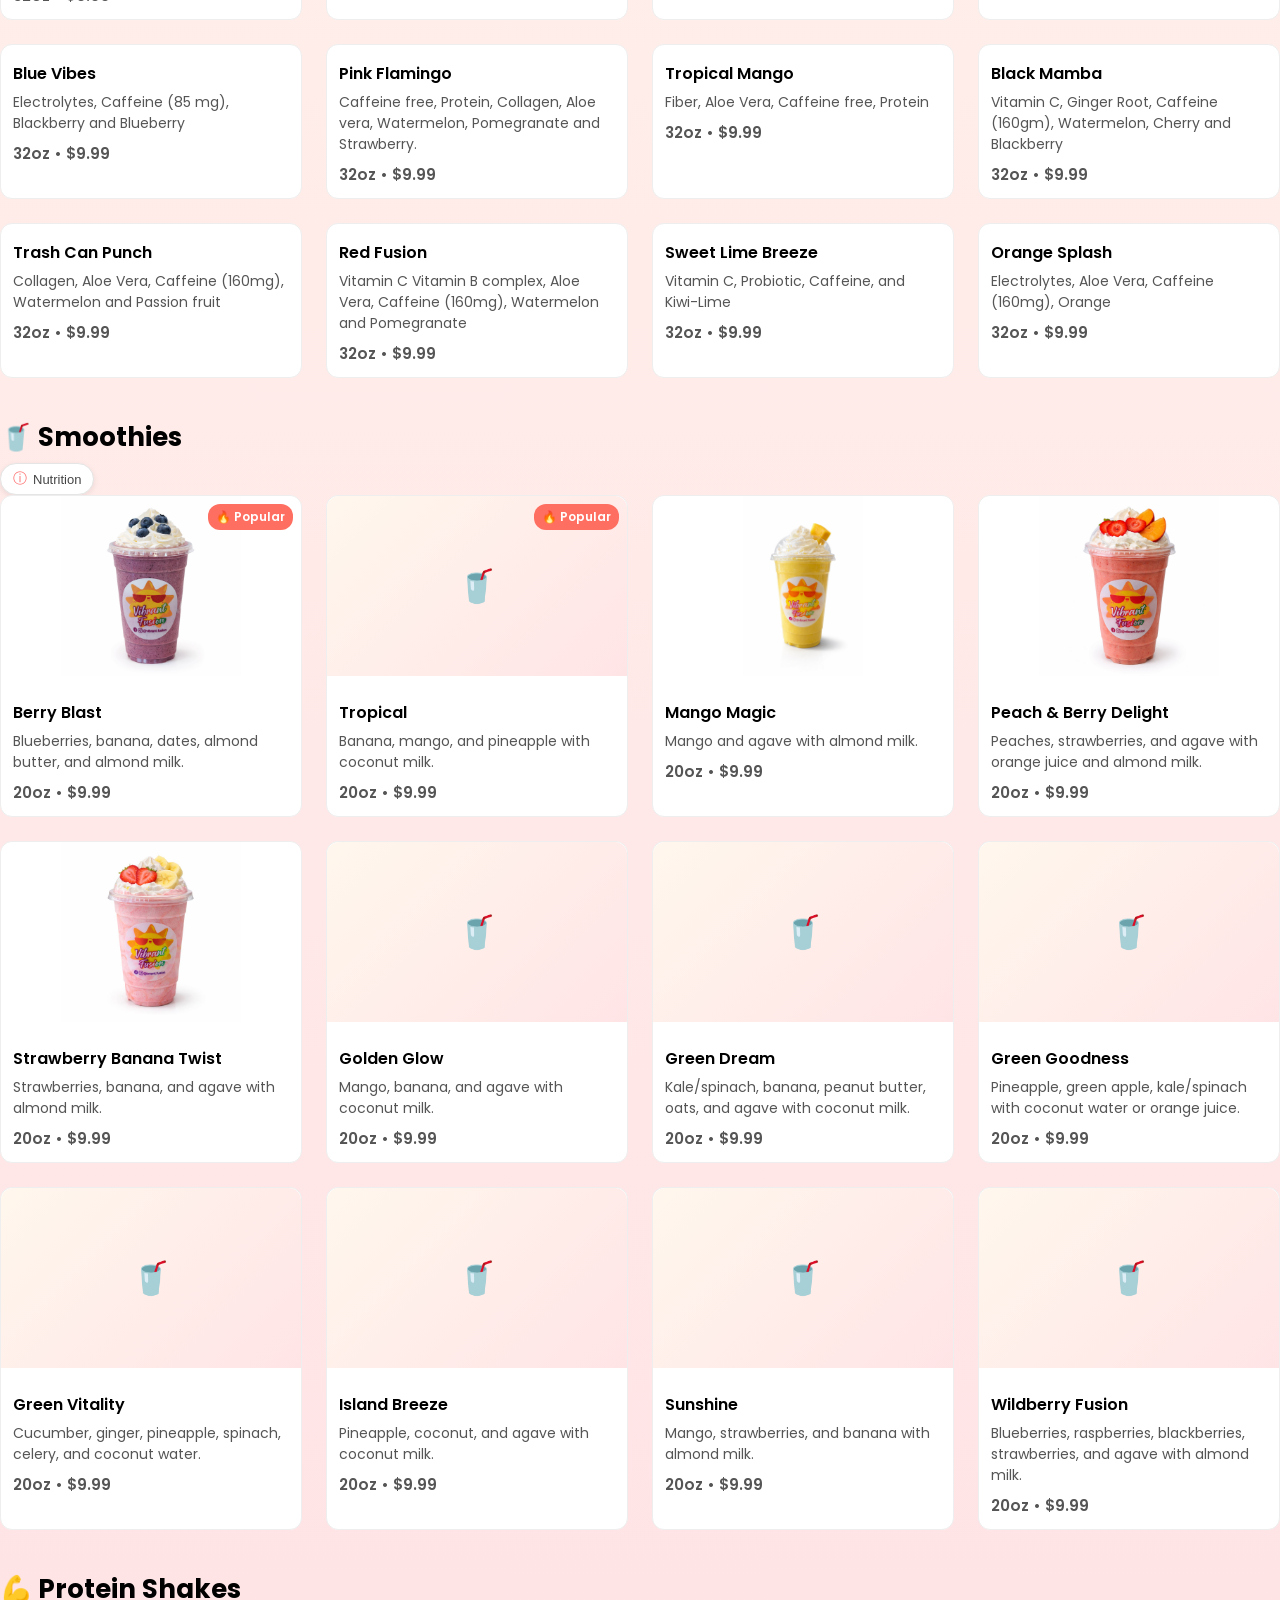
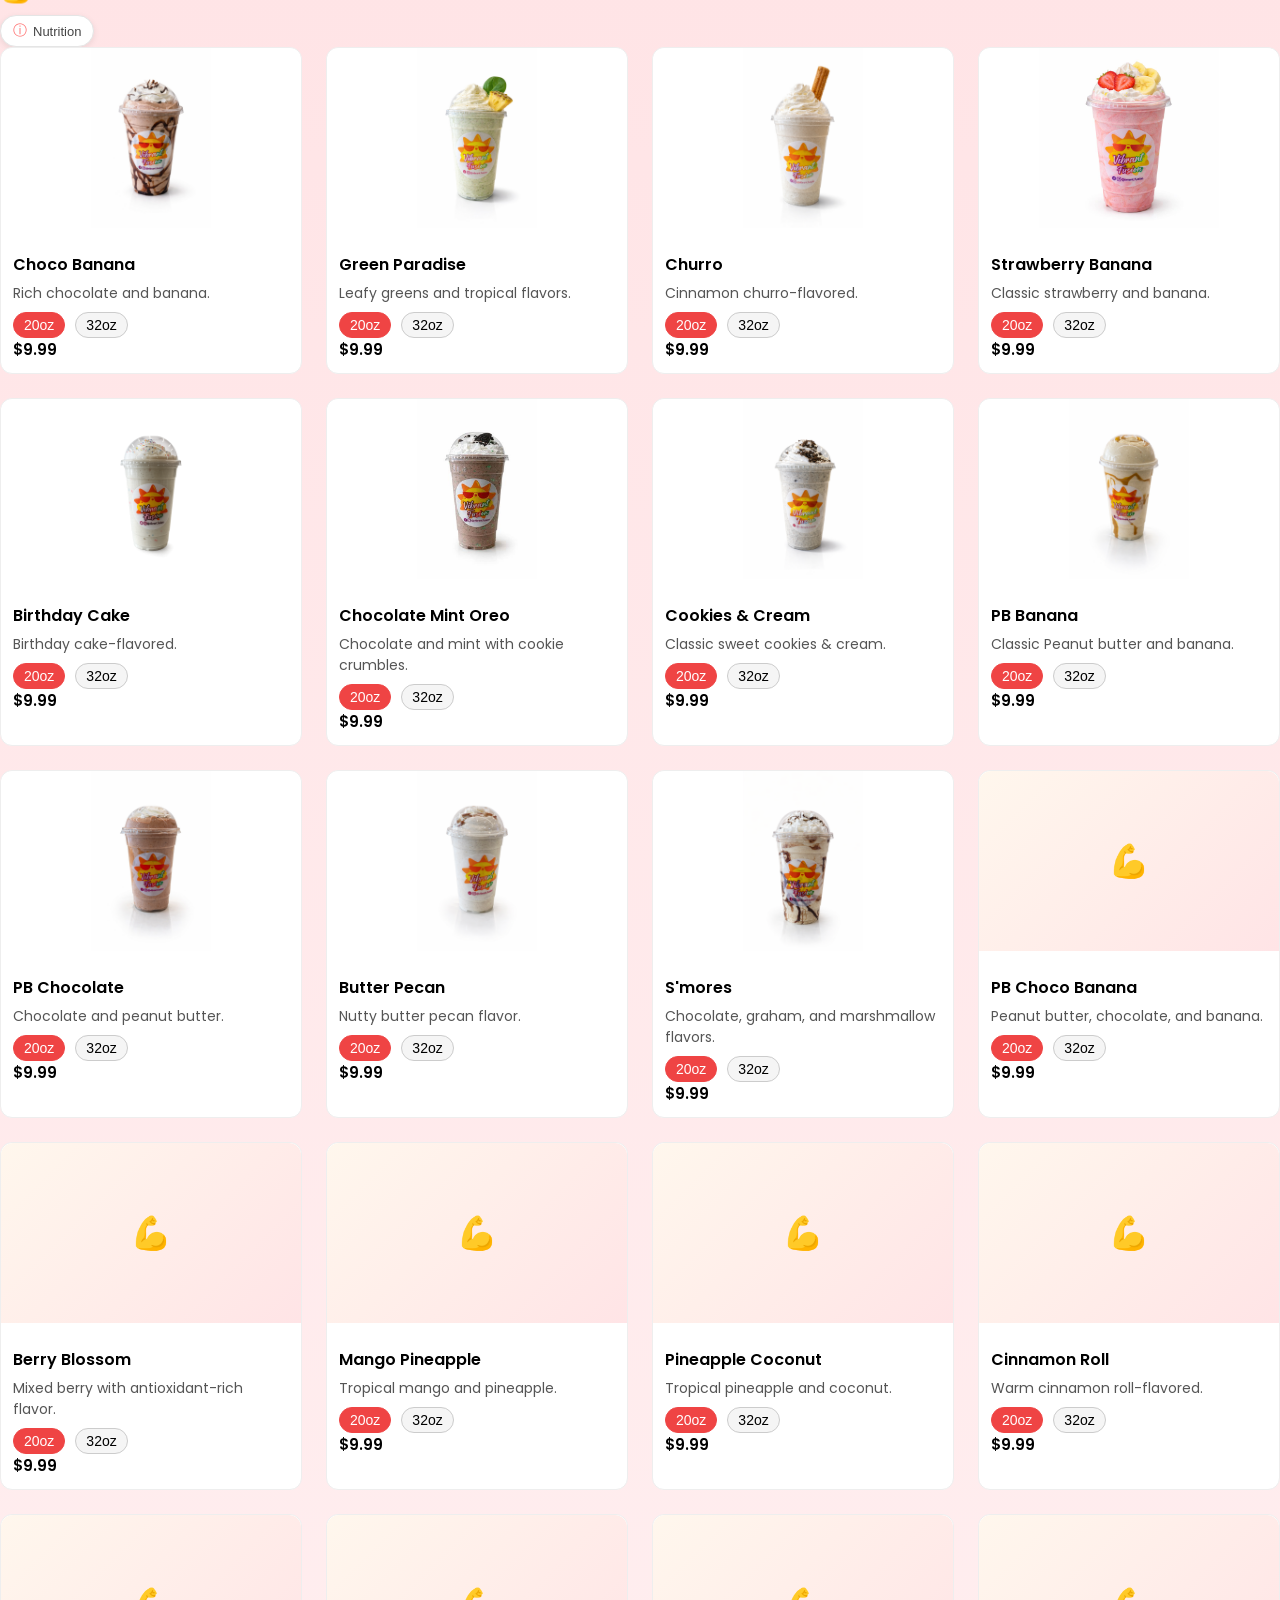
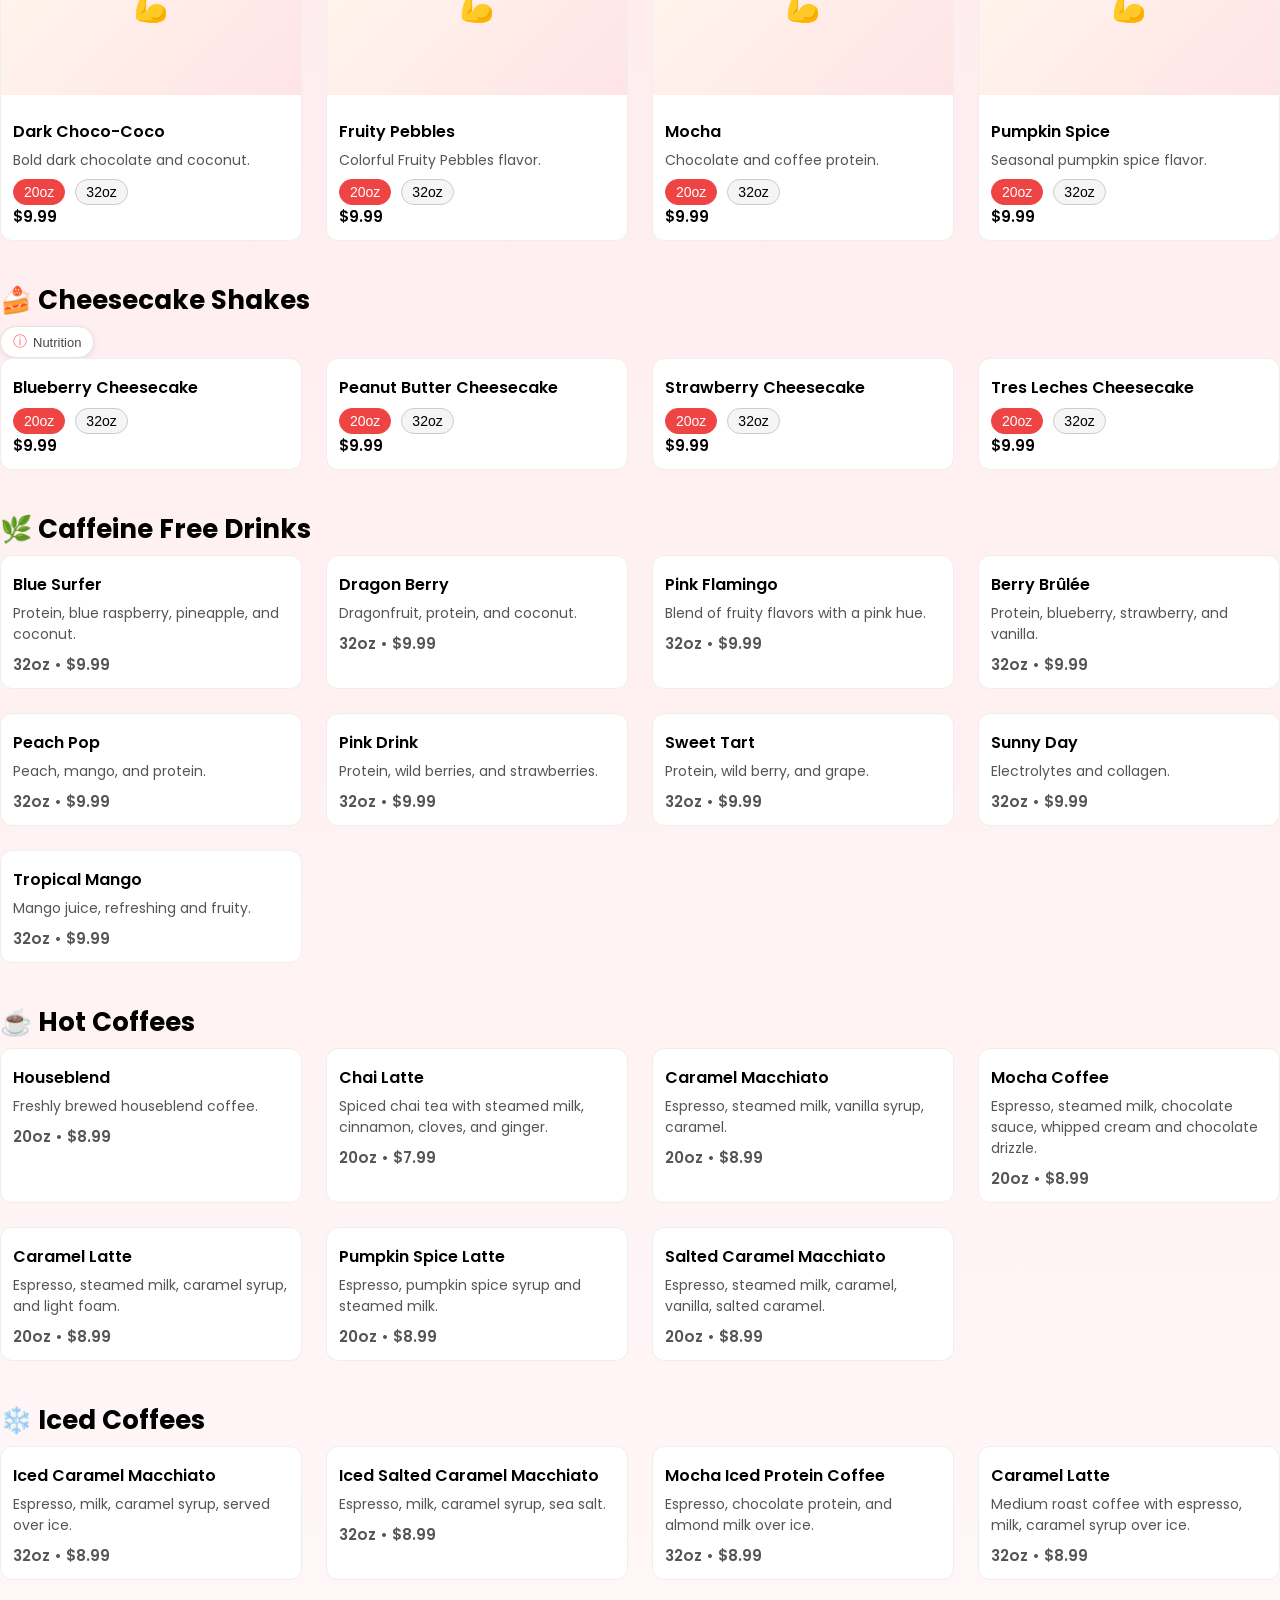
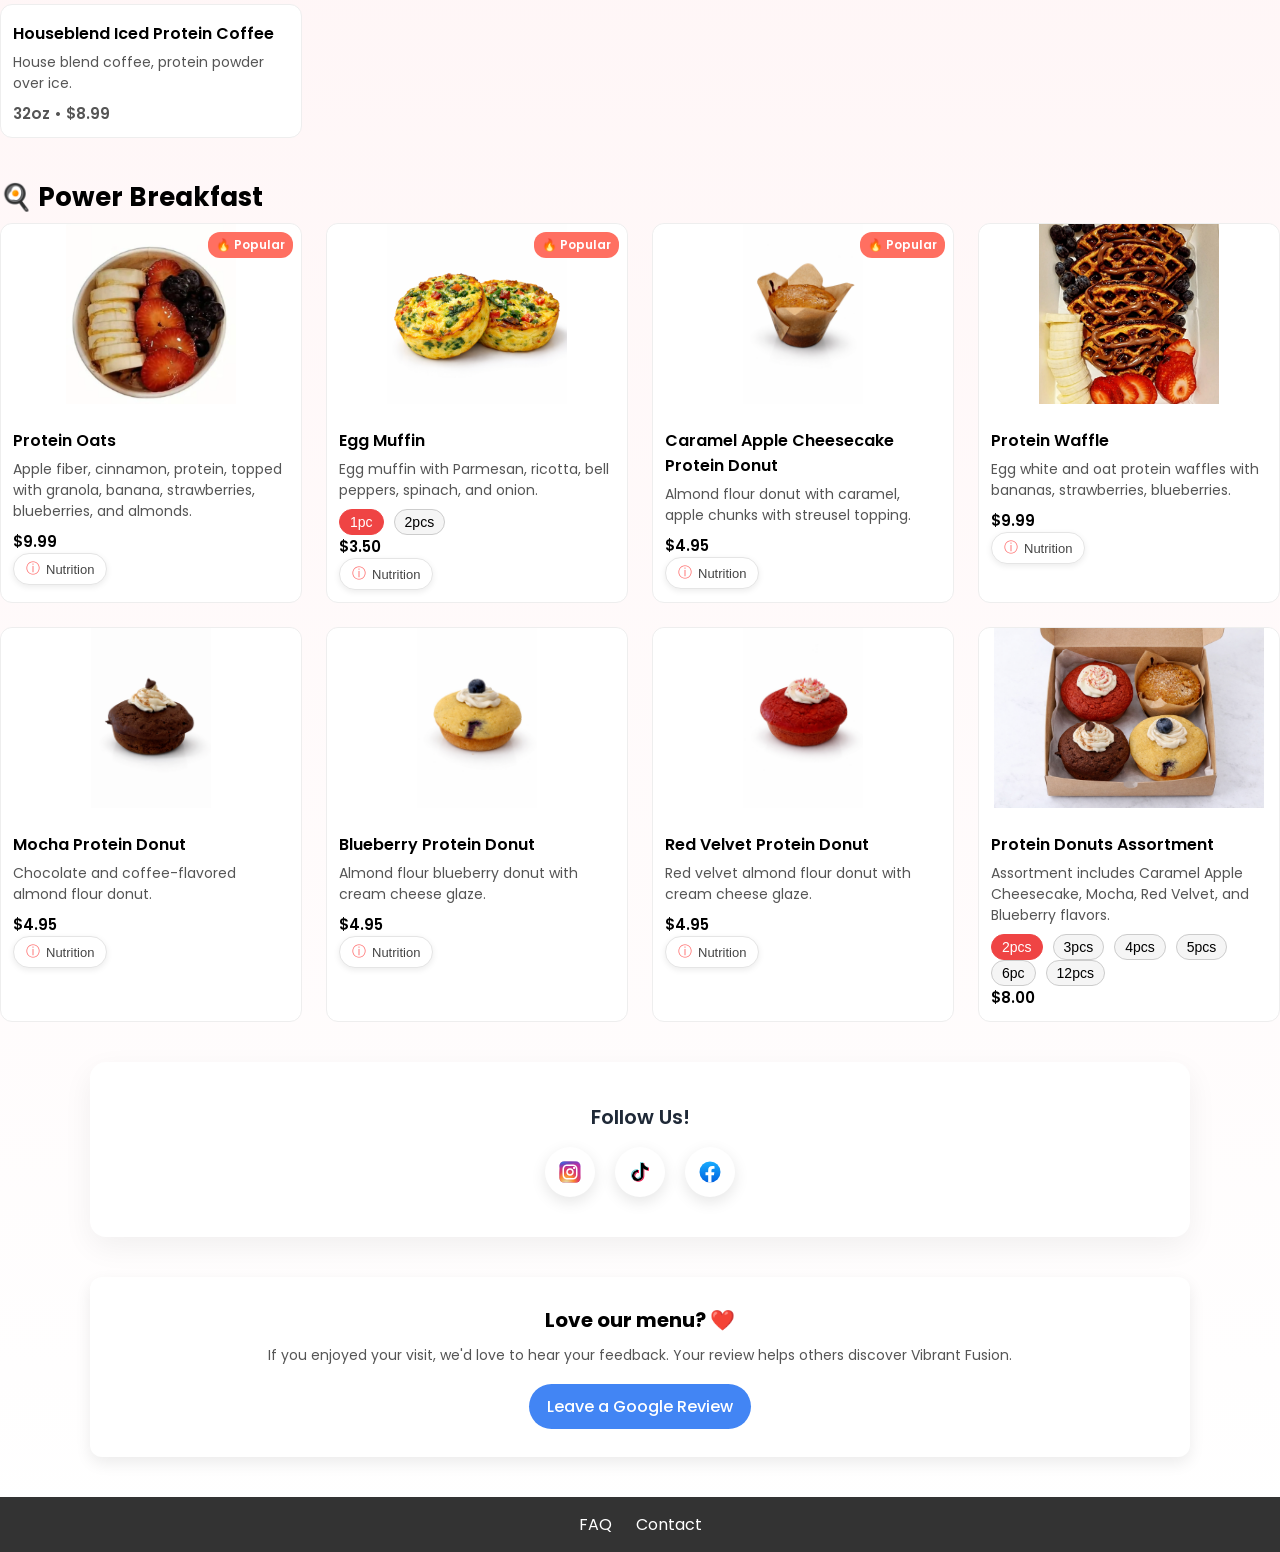
<file: menu.html>
<!DOCTYPE html>
<html lang="en">
<head>
<meta charset="UTF-8">
<meta name="viewport" content="width=device-width, initial-scale=1.0">
<title>Menu | Vibrant Fusion</title>
<link rel="stylesheet" href="css/styles.css">
<link rel="stylesheet" href="css/menu.css">
<link href="https://fonts.googleapis.com/css2?family=Poppins:wght@300;400;600;700&display=swap" rel="stylesheet">
<link href="https://fonts.googleapis.com/css2?family=Pacifico&display=swap" rel="stylesheet">
<!-- Font Awesome for social icons -->
<!-- <link rel="stylesheet" href="https://cdnjs.cloudflare.com/ajax/libs/font-awesome/6.4.0/css/all.min.css" integrity="sha512-pVtXn1Y7ERX5ax0lUuVcx2D3J0qFhZ2N8Xh6Xk1Sl/NxZ2J6ZoHtVkOmmPk/1dj+1K0pKxqGhzW5NeXjF1Q5Mw==" crossorigin="anonymous" referrerpolicy="no-referrer" /> -->
<link rel="stylesheet" href="https://cdnjs.cloudflare.com/ajax/libs/font-awesome/6.4.0/css/all.min.css">
<link href="https://fonts.googleapis.com/css2?family=Cookie&display=swap" rel="stylesheet">
<link href="https://fonts.googleapis.com/css2?family=Merienda:wght@700&display=swap" rel="stylesheet">
</head>
<body>

  <header class="navbar">
    <div class="nav-container">
      <div class="logo">
        <a href="index.html">
          <img src="images/vflogo.jpeg" alt="Vibrant Fusion Logo" class="logo-img">
          Vibrant Fusion
        </a>
      </div>

      <!-- Desktop / Tablet Links -->
      <nav class="nav-links">
        <a href="menu.html">Menu</a>
        <a href="location.html">Location</a>
        <a href="about.html">About</a>
        <a href="gallery.html">Gallery</a>
        <div class="order-dropdown">
          <button class="order-btn" id="orderButton">Order Online ▾</button>
          <div class="order-menu" id="orderMenu">
            <a href="tel:+18477745505">📞 Pickup (Call)</a>
            <a href="https://www.doordash.com/">
              <img src="images/dd-logo.svg" class="platform-logo"> Order on DoorDash
            </a>
            <a href="https://www.grubhub.com/">
              <img src="images/gh-logo.svg" class="platform-logo"> Order on Grubhub
            </a>
          </div>
        </div>
      </nav>

      <div class="mobile-navbar-buttons">
        <a href="menu.html" class="menu-mobile">Menu</a>
        <div class="order-dropdown">
          <button class="order-btn order-btn-mobile">Order Online ▾</button>
          <div class="order-menu" id="orderMenuMobile">
            <a href="tel:+18477745505">📞 Pickup (Call)</a>
            <a href="https://www.doordash.com/">
              <img src="images/dd-logo.svg" class="platform-logo"> Order on DoorDash
            </a>
            <a href="https://www.grubhub.com/">
              <img src="images/gh-logo.svg" class="platform-logo"> Order on Grubhub
            </a>
          </div>
        </div>
      </div>

      <!-- Mobile Hamburger -->
      <div class="hamburger" id="hamburger">
        ☰
      </div>
    </div>

    <!-- Mobile Menu -->
    <div class="mobile-menu" id="mobileMenu">
      <a href="location.html">Location</a>
      <a href="about.html">About</a>
      <a href="gallery.html">Gallery</a>
      <a href="faq.html">FAQ</a>
      <a href="contact.html">Contact</a>
    </div>
  </header>



  <!-- CATEGORY NAV -->
  <div id="categoryBar" class="category-bar"></div>

  <!-- MENU -->
  <div id="menuContainer"></div>
<!-- </section> -->


<!-- SOCIAL SECTION -->

<section class="follow-us-block">

<h3>Follow Us!</h3>

<div class="social-icons">

<a href="https://www.instagram.com/vibrantfusion" target="_blank" class="instagram">
<img src="images/instagram.svg" alt="Instagram">
</a>

<a href="https://www.facebook.com/vibrantfusion1" target="_blank" class="tiktok">
<img src="images/tiktok.svg" alt="TikTok">
</a>

<a href="https://www.tiktok.com/@vibrant_fusion" target="_blank" class="facebook">
<img src="images/facebook.svg" alt="Facebook">
</a>

</div>

</section>

<section class="review-cta">
  <h3>Love our menu? ❤️</h3>
  <p>
    If you enjoyed your visit, we'd love to hear your feedback.
    Your review helps others discover Vibrant Fusion.
  </p>
  <a href="https://g.page/r/Cc1EpXTPbtVYEAE/review"
     target="_blank"
     class="review-cta-button">
    Leave a Google Review
  </a>
</section>


<footer class="footer-bar">
  <div class="footer-container">
    <a href="faq.html">FAQ</a>
    <a href="contact.html">Contact</a>
  </div>
</footer>
<script src="js/script.js"></script>
<script src="js/menu.js"></script>
<!-- Add this once in your HTML, e.g., near the end of body -->
<div id="nutrition-modal" class="nutrition-modal hidden">
  <div class="nutrition-modal-content">
    <button class="close-modal">✕</button>
    <div class="nutrition-variants"></div>
  </div>
</div>
</body>
</html>
</file>
<file: css/styles.css>
/* BASE */
* {
  margin:0;
  padding:0;
  box-sizing:border-box;
}

:root {
  --smoothie-red: #ef4444;
  --mango-orange: #fb923c;
  --sun-yellow: #fde047;
}
/* body {
  font-family:'Poppins', sans-serif;
  background:#fff8f5;
  color:#1f2937;
} */
body {
  font-family: 'Poppins', sans-serif;
  margin: 0;
  background: linear-gradient(
    180deg,
    #fff7ed 0%,
    #ffe4e6 40%,
    #fff 100%
  );
}





/* NAVBAR */

.navbar {
  background: rgba(255,255,255,0.85);
  backdrop-filter: blur(8px);
  border-bottom: 1px solid #f1f1f1;
  position:sticky;
  top:0;
  z-index:1000;
  display:flex;
justify-content:space-between;
align-items:center;
padding:15px 40px;
background:white;
box-shadow:0 2px 5px rgba(0,0,0,0.1);
}


nav a {
  margin-left:24px;
  text-decoration:none;
  color:#1f2937;
  font-weight:500;
}

nav a:hover {
  color:#f97316; /* orange accent on hover */
}

/* Button stays the same */
.btn-primary {
  background:white;
  color:#ef4444;
  padding:16px 32px;
  border-radius:40px;
  font-weight:600;
  text-decoration:none;
  transition:0.25s;
}
.btn-primary {
  background: linear-gradient(135deg, #fb923c, #ef4444);
  color: white;
}

.btn-primary:hover {
  background:#fef3f2;
  transform:translateY(-2px);
  box-shadow:0 8px 25px rgba(0,0,0,0.15);
}
.btn-primary{
display:inline-flex;
align-items:center;
gap:8px;
background:#ef4444;
color:white;
padding:10px 18px;
border-radius:25px;
text-decoration:none;
font-weight:600;
transition:0.2s;
}

.btn-primary:hover{
background:#dc2626;
transform:translateY(-1px);
}



/* .hero-content h1 {
  font-size: 56px;
  font-family: 'Merienda', cursive;
  font-weight: 700;
  margin-bottom: 18px;
  letter-spacing: -1px;
  text-shadow: 0 4px 20px rgba(0,0,0,0.4);
} */
/* .arrow {
  transition: transform 0.25s ease;
}

.hero-button:hover {
  transform: translateY(-3px);
  box-shadow: 0 10px 25px rgba(0,0,0,0.25);
}

.hero-button:hover .arrow {
  transform: translateX(6px);
} */

/* SOCIAL MEDIA */
.social-media {
  text-align:center;
  margin:40px 0;
}

.social-icon {
  margin:0 12px;
  text-decoration:none;
  color:#ef4444;
  font-weight:600;
  transition:0.2s;
}

.social-icon:hover {
  color:#f97316;
}

/* LOCATION */
.location-preview {
  text-align:center;
  padding:40px 20px;
}

.location-preview h2 {
  font-size:28px;
  margin-bottom:12px;
  color:#10b981; /* green smoothie accent */
}

/* FOOTER */
footer {
  text-align:center;
  padding:30px;
  background:#1f2937;
  color:white;
}

/* Navbar Logo */
/*.logo {
  font-family: 'Cookie', cursive;
  font-size: 36px;
  font-weight: normal;
  color: #ef4444;
  display: flex;
  align-items: center;
}*/


.logo:hover {
  color: #f97316; /* bright orange on hover */
  transform: scale(1.05);
  transition: 0.25s;
}

/* Navbar Container */
.nav-container {
  max-width: 1200px;
  margin: auto;
  display: flex;
  flex-direction: column; /* logo on top, nav below */
  align-items: center;
  justify-content: space-between;
padding: 10px 20px;
}

/* Logo */
/*.logo {
  font-family: 'Cookie', cursive;
  color: #ef4444;
  text-align: center;
  margin-bottom: 12px;
  display: flex;
  align-items: center;
  justify-content: center;
  text-decoration: none;
  font-weight: :bold;
}*/

/* LOGO - clean, single rule */
/*.logo {
  font-family: 'Cookie', cursive;
  font-size: 36px;
  font-weight: normal;
  color: #ef4444;
  text-align: center;
  display: flex;
  align-items: center;
  justify-content: center;
  text-decoration: none;
  transition: transform 0.25s, color 0.25s;
}*/

.logo:hover {
  color: #f97316;   /* hover orange */
  transform: scale(1.05);
}

.logo-img {
  width: 40px;
  height: 40px;
  margin-right: 10px;
}

/* Nav below logo */
.nav-below {
  display: flex;
  justify-content: center;
  gap: 24px;
  flex-wrap: wrap; /* wraps on smaller screens */
}

.nav-below a {
  text-decoration: none;
  color: #1f2937;
  font-weight: 500;
  transition: 0.25s;
}

.nav-below a:hover {
  color: #f97316; /* orange hover */
  transform: scale(1.05);
}

/* Optional: add a subtle underline hover effect */
.nav-below a::after {
  content: '';
  display: block;
  margin: auto;
  height: 2px;
  width: 0px;
  background: #f97316;
  transition: width 0.3s;
}

.nav-below a:hover::after {
  width: 100%;
}

/* Social Media Section */
.social-media {
  text-align: center;
  margin: 40px 0;
  display: flex;
  justify-content: center;
  gap: 20px;
}

/* Social Icon Buttons */
/*
.social-icon {
  width: 50px;
  height: 50px;
  display: flex;
  justify-content: center;
  align-items: center;
  border-radius: 50%;
  background: #fff;
  color: #ef4444;
  font-size: 24px;
  transition: 0.3s;
  box-shadow: 0 5px 15px rgba(0,0,0,0.1);
}

.social-icon:hover {
  transform: scale(1.15);
  box-shadow: 0 8px 20px rgba(0,0,0,0.2);
}

.social-icon.instagram:hover {
  background: #E1306C;
  color: white;
}

.social-icon.tiktok:hover {
  background: #010101;
  color: #00f2ea;
}

.social-icon.facebook:hover {
  background: #1877F2;
  color: white;
}


.social-footer {
  text-align: center;
  margin: 60px 0 40px 0;
}

.social-footer h3 {
  font-size: 20px;
  margin-bottom: 20px;
  color: #1f2937;
}

.social-icons {
  display: flex;
  justify-content: center;
  gap: 18px;
  flex-wrap: wrap;
}

.social-icons a {
  display: flex;
  justify-content: center;
  align-items: center;
  width: 44px;
  height: 44px;
  border-radius: 50%;
  background: #f3f4f6;
  color: #ef4444;
  font-size: 22px;
  transition: 0.3s;
}

.social-icons a:hover {
  transform: scale(1.15);
  box-shadow: 0 5px 15px rgba(0,0,0,0.15);
}

.social-icons a.instagram:hover { background: #E1306C; color: white; }
.social-icons a.tiktok:hover { background: #010101; color: #00f2ea; }
.social-icons a.facebook:hover { background: #1877F2; color: white; }
.social-icons a.youtube:hover { background: #FF0000; color: white; }
.social-icons a.pinterest:hover { background: #E60023; color: white; }*/

/* Social Icon Circles */
.social-icons a {
  display: flex;
  justify-content: center;
  align-items: center;
  width: 50px;
  height: 50px;
  border-radius: 50%;
  background: #fff;
  transition: 0.3s;
  box-shadow: 0 5px 15px rgba(0,0,0,0.1);
}

.social-icons a img {
  width: 24px;
  height: 24px;
}

/* Hover colors for each platform */
.social-icons a.instagram:hover { background: #E1306C; }
.social-icons a.tiktok:hover { background: #010101; }
.social-icons a.facebook:hover { background: #1877F2; }

.social-footer {
  text-align: center;       /* centers the header */
  margin: 60px 0 40px 0;
}

.social-footer h3 {
  font-size: 20px;
  margin-bottom: 20px;
  color: #1f2937;
}

/* flex container for icons */
.social-icons {
  display: flex;            /* make icons a row */
  justify-content: center;  /* center them horizontally */
  gap: 18px;                /* spacing between icons */
  flex-wrap: wrap;          /* wrap on smaller screens */
}

.location-hours {
  text-align: center;
  margin: 50px 20px;
  font-family: 'Poppins', sans-serif;
  color: #1f2937;
}

.location-hours h3 {
  font-size: 22px;
  font-weight: 600;
  margin-bottom: 15px;
}

.location-hours .address {
  font-size: 16px;
  margin-bottom: 25px;
  color: #4b5563;
}

.hours-table {
  margin: 0 auto; /* center table */
  border-collapse: collapse;
  font-size: 16px;
}

.hours-table td {
  padding: 8px 20px;
  text-align: left;
  color: #1f2937;
}

.hours-table tr:nth-child(even) td {
  background: #f3f4f6; /* subtle stripe for readability */
}

.hours-table tr td:first-child {
  font-weight: 500;
  width: 120px;
}

.hours-table tr td:last-child {
  text-align: right;
  font-weight: 400;
}

section {
  background: white;
  max-width: 1100px;
  margin: 40px auto;
  padding: 40px;
  border-radius: 16px;
  box-shadow: 0 10px 30px rgba(0,0,0,0.06);
}

/* Feature Section */

.features {
  text-align: center;
  padding: 60px 20px;
}

.section-title {
  font-size: 28px;
  font-weight: 600;
  margin-bottom: 40px;
  color: #1f2937;
}

.all-titles {
  font-size: 28px;
  font-weight: 600;
  color: #1f2937;
}

.feature-grid {
  display: grid;
  grid-template-columns: repeat(auto-fit, minmax(250px, 1fr));
  gap: 30px;
  max-width: 1100px;
  margin: auto;
}

.feature-card {
  background: white;
  padding: 35px;
  border-radius: 16px;
  box-shadow: 0 12px 30px rgba(0,0,0,0.08);
  transition: transform 0.25s ease, box-shadow 0.25s ease;
}

.feature-card:hover {
  transform: translateY(-8px);
  box-shadow: 0 18px 40px rgba(0,0,0,0.12);
}

.feature-icon {
  font-size: 40px;
  margin-bottom: 15px;
}

.feature-card h3 {
  font-size: 20px;
  margin-bottom: 10px;
  color: #ef4444;
}

.feature-card p {
  font-size: 15px;
  color: #4b5563;
}




/* VISIT SECTION */
.visit-section {
  background: white;
  padding: 70px 20px;
  text-align: center;
}

.visit-section h2 {
  font-size: 32px;
  margin-bottom: 40px;
}

.visit-container {
  max-width: 1000px;
  margin: auto;
  display: flex;
  gap: 60px;
  justify-content: space-between;
  flex-wrap: wrap;
}

.visit-left,
.visit-right {
  flex: 1;
  min-width: 280px;
  text-align: left;
}

.address {
  margin-bottom: 20px;
  line-height: 1.6;
}

.hours {
  list-style: none;
  padding: 0;
}

.hours li {
  margin-bottom: 6px;
}

.map-container {
  border-radius: 12px;
  overflow: hidden;
  margin-bottom: 25px;
  box-shadow: 0 8px 20px rgba(0,0,0,0.1);
}




/* Follow Us Section Alignment */

.follow-us-block {
  text-align: center;      /* center heading and icons as one block */
}

.follow-us-block h3 {
  margin-bottom: 15px;
  font-weight: 600;
  font-size: 20px;
  /*color: #ef4444;          match the color of day names for consistency */
  color: #1f2937;
}

.social-icons {
  display: flex;
  justify-content: center;  /* center the icons horizontally */
  gap: 20px;
}

.social-icons a {
  font-size: 26px;
  color: #ef4444;
  transition: transform 0.2s ease;
}

.social-icons a:hover {
  transform: scale(1.2);
}



/* HOURS TABLE */

.hours-table {
  width: 100%;
  border-collapse: collapse;
  margin-top: 10px;
}

.hours-table td {
  padding: 8px 0;
  font-size: 15px;
  color: #1f2937;
}

.hours-table tr td:first-child {
  font-weight: 500;
  width: 120px;
  color: #ef4444; /* highlight day names */
}

.hours-table tr td:last-child {
  text-align: right;
  font-weight: 400;
  color: #4b5563; /* subtle for hours */
}

.hours-table tr:nth-child(even) td {
  background: #fff1e0; /* light peach stripe for readability */
}
.featured-section {
  padding: 60px 20px;
  text-align: center;
}

.featured-section h2 {
  font-size: 2rem;
  margin-bottom: 40px;
}



.featured-grid {
  display: grid;
  grid-template-columns: repeat(3, 1fr); /* desktop: 3 cards */
  gap: 20px;
}

/*.featured-grid {
 display: flex;
 gap: 20px;
 flex-wrap: wrap;
}*/
/* Tablet */
@media (max-width: 900px) {
  .featured-grid {
    grid-template-columns: repeat(2, 1fr); /* 2 cards */
  }
}

/* Mobile */
@media (max-width: 600px) {
  .featured-grid {
    grid-template-columns: 1fr; /* 1 card */
  }
}
@media (max-width: 768px) {

  .featured-grid {
    display: flex;
    overflow-x: auto;
    gap: 20px;
    padding: 20px 16px;

    scroll-snap-type: x mandatory;
    -webkit-overflow-scrolling: touch;
  }

  .featured-grid::-webkit-scrollbar {
    display: none;
  }

  .card {
    flex: 0 0 75%;              /* 👈 smaller = better centering */
    max-width: 300px;
    scroll-snap-align: center;

    background: #fff;
    border-radius: 16px;
    overflow: hidden;

    display: flex;
    flex-direction: column;
  }

}



.card:hover {
  transform: translateY(-6px);
}



.badge {
  background: #ff6b35;
  color: #fff;
  font-weight: bold;
  position: absolute;
top: 10px;
left: 10px;
font-size: 11px;
padding: 5px 10px;
border-radius: 20px;
}

.card-footer {
  display: flex;
  justify-content: space-between;
  align-items: center;

  padding: 12px 14px;
  margin-top: auto; /* 👈 IMPORTANT */
}

.order-btn {
  background: #28c76f;
  color: white;
  padding: 6px 12px;
  border-radius: 6px;
  text-decoration: none;
}
.section-header {
  text-align: center;
  margin-bottom: 40px;
}

.section-header h2 {
  font-size: 2.2rem;
  font-weight: 700;
  margin-bottom: 8px;
}

.section-header p {
  font-size: 1rem;
  color: #666;
}
.logo{
  font-size:22px;
  font-weight:bold;
}

.nav-links{
  display:flex;
  gap:20px;
  align-items:center;
}

.nav-links a{
  text-decoration:none;
  color:#333;
  font-weight:500;
    transition: color 0.3s;
}
.nav-links a:hover {
  color: #ff6600;
}
.order-dropdown{
  position:relative;
}

.order-btn{
  background:#6C9A8B;
  color:white;
  padding:8px 12px;
  border:none;
  border-radius:6px;
  cursor:pointer;
  font-weight:600;
}

.order-menu{
  display:none;
  position:absolute;
  left:0;
  top:110%;
  background:white;
  width:230px;
  overflow:hidden;
  box-shadow: 0 3px 6px rgba(0,0,0,0.2);
border-radius: 5px;
min-width: 180px;
flex-direction: column;
}

.order-menu{
  display:none;
  position:absolute;
  right:0;
  top:45px;
  background:white;
  width:230px;
  border-radius:8px;
  box-shadow:0 5px 15px rgba(0,0,0,0.15);
  overflow:hidden;
  z-index:2000;
}

.order-menu a:hover{
  background:#f4f4f4;
}

.platform-logo{
  width:20px;
  height: 20px;
}


  /* Hamburger */
  .hamburger {
    display: none;
  }

  /* Mobile Menu */
   .mobile-menu {
  /*   position: absolute;
     top: 60px;
     left: 0;
     width: 100%;
     background: #fff;
     box-shadow: 0 3px 10px rgba(0,0,0,0.2);
     flex-direction: column;
     z-index: 999;
     padding: 10px 0; */
     display: none; /* hidden by default */
   }

  .mobile-menu a {
    padding: 10px 20px;
    text-decoration: none;
    color: #333;
    border-bottom: 1px solid #eee;
  }

  /* Footer Bar */
  .footer-bar {
    background: #333;
    color: #fff;
    padding: 15px 20px;
    text-align: center;
  }

  .footer-container a {
    color: #fff;
    margin: 0 10px;
    text-decoration: none;
  }

  .footer-container a:hover {
    text-decoration: underline;
  }

  /* Responsive */
  @media (max-width: 768px) {
    .nav-links {
      display: none;
    }
    .hamburger {
      display: block;
      font-size: 1.8rem;
cursor: pointer;
    }
    .mobile-menu {
  position: absolute;
  top: 60px;
  left: 0;
  width: 100%;
  background: #fff;
  box-shadow: 0 3px 10px rgba(0,0,0,0.2);
  flex-direction: column;
  z-index: 999;
  padding: 10px 0;
  display: none; /* hidden by default */
}
    .mobile-menu.show {
      display: flex !important;
flex-direction: column;
    }
  }

  /* Mobile navbar buttons */
.mobile-navbar-buttons {
  display: flex;
  gap: 10px;
  align-items: center;
}

/* Hide these on desktop */
@media (min-width: 769px) {
  .mobile-navbar-buttons {
    display: none;
  }
}

/* Show on mobile */
@media (max-width: 768px) {
  .mobile-navbar-buttons {
    display: flex;
  }

  /* Adjust order dropdown for mobile if needed */
  .order-dropdown .order-btn {
    padding: 6px 10px;
    font-size: 0.9rem;
  }
}


/* Mobile Navbar Buttons - remove default link styling */
.mobile-navbar-buttons a,
.mobile-navbar-buttons .order-btn {
  text-decoration: none;      /* remove underline */
  color: #333;                /* same as desktop links */
  font-weight: 500;           /* same weight as desktop */
  background: none;           /* remove default button styling if needed */
  border: none;               /* remove borders */
  padding: 0;                 /* adjust spacing if needed */
  cursor: pointer;
  font-size: 1rem;            /* same as desktop link */
  display: flex;
  align-items: center;
}

/* Hover effect like desktop */
.mobile-navbar-buttons a:hover,
.mobile-navbar-buttons .order-btn:hover {
  color: #45a049;
  text-decoration: none;
}

/* Remove default link styling for the logo text */
.logo a {
  text-decoration: none;
  color: #333;
  font-weight: bold;
  display: flex;
  align-items: center;
}

/* If mobile logo text inherits link color, ensure it matches desktop */
@media (max-width: 768px) {
  .logo a {
    color: #333;
  }
}

/* Ensure mobile order button matches desktop completely */
.mobile-navbar-buttons .order-btn {
  background: #28c76f;       /* exact desktop orange */
  color: #fff;               /* white text */
  border: none;              /* remove any borders */
  border-radius: 5px;        /* same rounding as desktop */
  padding: 8px 12px;         /* match desktop */
  font-weight: bold;
  cursor: pointer;
  display: flex;
  align-items: center;
  gap: 6px;                  /* space for icon if any */
  font-size: 1rem;           /* same as desktop */
  text-decoration: none;     /* no underline */
}

/* Hover state exactly like desktop */
.mobile-navbar-buttons .order-btn:hover {
  background: #45a049;       /* exact hover color as desktop */
  color: #fff;               /* text stays white */
}

.google-badge {
  margin-top: 22px;
  display: inline-flex;
  align-items: center;
  gap: 10px;
  padding: 10px 16px;
  background: rgba(255,255,255,0.95);
  border-radius: 30px;
  text-decoration: none;
  color: #333;
  font-size: 14px;
  font-weight: 500;
  box-shadow: 0 4px 10px rgba(0,0,0,0.08);
  transition: transform 0.2s ease, box-shadow 0.2s ease;
}

.google-badge:hover {
  transform: translateY(-2px);
  box-shadow: 0 6px 14px rgba(0,0,0,0.12);
}

.badge-stars {
  color: #fbbc04;
  font-size: 14px;
  letter-spacing: 2px;
}

.badge-text {
  white-space: nowrap;
}

@media (max-width: 600px) {
  .google-badge {
    font-size: 13px;
    padding: 8px 14px;
  }
}


.reviews-section {
  padding: 70px 20px;
  background: #fafafa;
  text-align: center;
}

.reviews-section h2 {
  margin-bottom: 40px;
  font-size: 32px;
}

.reviews-slider {
  position: relative;
  max-width: 1100px;
  margin: auto;
  overflow: hidden;
}

.reviews-track {
  display: flex;
  transition: transform 0.4s ease;
}

.review-card {
  background: white;
  border-radius: 12px;
  padding: 20px;
  margin: 10px;
  flex: 0 0 calc(33.33% - 20px);
  box-shadow: 0 6px 16px rgba(0,0,0,0.08);
  text-align: left;
}

.review-stars {
  color: #fbbc04;
  margin-bottom: 10px;
}

.review-text {
  font-size: 15px;
  line-height: 1.4;
  margin-bottom: 10px;

  display: -webkit-box;
  -webkit-line-clamp: 3;
  -webkit-box-orient: vertical;
  overflow: hidden;
}

.review-name {
  font-weight: bold;
  font-size: 14px;
  color: #444;
}

/* Button Slide */

.review-buttons {
  display: flex;
  flex-direction: column;
  gap: 12px;
  justify-content: center;
  align-items: center;
}

.review-buttons a {
  padding: 10px 18px;
  border-radius: 25px;
  text-decoration: none;
  font-weight: 500;
}

.google-read {
  background: #f5f5f5;
  color: #333;
}

.google-write {
  background: #4285F4;
  color: white;
}

/* Slider buttons */

.slider-btn {
  position: absolute;
  top: 50%;
  transform: translateY(-50%);
  border: none;
  background: white;
  font-size: 28px;
  padding: 6px 14px;
  cursor: pointer;
  box-shadow: 0 3px 10px rgba(0,0,0,0.1);
}

.prev { left: -10px; }
.next { right: -10px; }

/* Responsive */

@media (max-width: 900px) {

  .review-card {
    flex: 0 0 calc(50% - 20px);
  }

}

@media (max-width: 600px) {

  .review-card {
    flex: 0 0 100%;
  }

}

.review-cta {

  margin-top: 40px;
  padding: 28px 24px;

  background: #ffffff;

  border-radius: 12px;

  text-align: center;

  box-shadow: 0 6px 16px rgba(0,0,0,0.08);

}

.review-cta h3 {

  font-size: 20px;
  margin-bottom: 10px;

}

.review-cta p {

  font-size: 14px;
  color: #555;
  margin-bottom: 18px;

}

.review-cta-button {

  display: inline-block;

  padding: 10px 18px;

  background: #4285F4;

  color: white;

  border-radius: 24px;

  text-decoration: none;

  font-weight: 500;

  transition: transform 0.2s ease, box-shadow 0.2s ease;

}

.review-cta-button:hover {

  transform: translateY(-2px);

  box-shadow: 0 4px 12px rgba(0,0,0,0.15);

}

form input,
form textarea{
width:100%;
padding:12px;
margin-bottom:14px;
border-radius:8px;
border:1px solid #ddd;
font-family:'Poppins',sans-serif;
}

form textarea{
resize:vertical;
}

.chat-links{
display:flex;
gap:12px;
margin-top:10px;
flex-wrap:wrap;
}

.chat-btn{
display:inline-flex;
align-items:center;
gap:8px;
padding:10px 16px;
border-radius:30px;
text-decoration:none;
font-weight:500;
color:white;
transition:0.2s;
}

.chat-btn i{
font-size:18px;
}

.chat-btn.whatsapp{
background:#25D366;
}

.chat-btn.whatsapp:hover{
background:#1ebe5d;
}

.chat-btn.messenger{
background:#1877F2;
}

.chat-btn.messenger:hover{
background:#0f65d9;
}

.location-link{
display:inline-flex;
align-items:center;
gap:6px;
margin-left:8px;
padding:6px 12px;
background:#ef4444;
color:white;
border-radius:20px;
font-size:14px;
text-decoration:none;
transition:0.2s;
}

.location-link:hover{
background:#dc2626;
transform:translateY(-1px);
}

.contact-links{
display:flex;
flex-direction:column;
gap:12px;
margin-top:10px;
}

.contact-chip{
display:inline-flex;
align-items:center;
gap:10px;
padding:10px 16px;
background:#fff7ed;
border-radius:30px;
text-decoration:none;
color:#1f2937;
font-weight:500;
width:fit-content;
box-shadow:0 4px 12px rgba(0,0,0,0.08);
transition:0.2s;
}

.contact-chip i{
color:#ef4444;
font-size:16px;
}

.contact-chip:hover{
transform:translateY(-2px);
box-shadow:0 6px 16px rgba(0,0,0,0.12);
}

.contact-link a {
  color: #ef4444;        /* brand red */
  text-decoration: none;
  font-weight: 600;
  transition: 0.2s;
}

.contact-link a:hover {
  text-decoration: underline;
  color: #dc2626;        /* darker red on hover */
}

.faq-section {
   max-width: 900px;
   margin: 50px auto;
   padding: 30px;
   background: white;
   border-radius: 16px;
   box-shadow: 0 10px 25px rgba(0,0,0,0.06);
 }
 .faq-section h2 {
   font-family: 'Poppins';
   font-size: 2.5rem;
   text-align: center;
   margin-bottom: 30px;
 }
 .faq-item {
   margin-bottom: 20px;
 }
 .faq-item h3 {
   font-size: 1.2rem;
   color: #1f2937;
   cursor: pointer;
   position: relative;
   padding-right: 20px;
 }
 .faq-item h3::after {
   content: '\f107';
   font-family: 'Font Awesome 6 Free';
   font-weight: 900;
   position: absolute;
   right: 0;
   top: 0;
   color: #ef4444;
   transition: transform 0.3s ease;
 }
 .faq-item p {
   font-size: 1rem;
   color: #4b5563;
   margin-top: 8px;
   display: none;
 }
 .faq-item.open p {
   display: block;
 }
 .faq-item.open h3::after {
   transform: rotate(180deg);
 }
 .faq-links {
   text-align: center;
   margin-top: 40px;
   font-size: 1rem;
 }
 .faq-links a {
   color: #ef4444;
   font-weight: 600;
   text-decoration: none;
   border-bottom: 2px solid #ef4444;
   transition: 0.25s;
 }
 .faq-links a:hover {
   color: #f97316;
   border-bottom-color: #f97316;
 }
 .read-more {
   color: #4CAF50;
   font-weight: 600;
   text-decoration: none;
   margin-left: 5px;
 }

 .read-more:hover {
   text-decoration: underline;
 }



.card {
  flex: 1 1 300px; /* grow, shrink, base width */
  display: flex;
  flex-direction: column;
  background: #fff;
  border-radius: 12px;
  overflow: hidden;
  box-shadow: 0 4px 12px rgba(0,0,0,0.1);
}

.card {
  border-radius: 14px;
  box-shadow: 0 8px 20px rgba(0,0,0,0.08);
  padding: 15px;
  position: relative;
  transition: transform 0.3s ease;
  height: 100%;
}

/* .card img {aspect-ratio: 4/3;
    border-radius: 10px;
}
.card img {
  width: 100%;
  height: 180px;
  object-fit: cover;
} */
.card img {
  width: 100%;
  height: 140px; /* smaller = cleaner */
  object-fit: contain; /* 👈 KEY FIX */
  background: #fff;
  padding: 10px;
}


.card h3 {
  font-size: 17px;
  margin: 10px 12px 4px;
  text-align: center;
}

/* .card p {
flex-grow: 1; /* pushes footer to bottom */ /*}*/


.card p {
  font-size: 13px;
  line-height: 1.4;
  margin: 0 14px 12px;
  text-align: center;
}





.badge.popular { background-color: #ff6f61; }
.badge.protein { background-color: #ff6f61; }
.badge.trending { background-color: #ff6f61; }

.featured-section h2 {
  margin: 0;
  font-size: 2rem; /* adjust as needed */
}

.featured-section p {
  margin: 5px 0 20px 0; /* smaller top margin, some bottom margin */
  font-size: 1rem;
  color: #555; /* optional: lighter text */
}

.order-btn:hover {
  background: #45a049;
}




.nav-container .logo:hover,
.logo a:hover {
  color: #f97316;
  transform: scale(1.05);
}
@media (max-width: 768px) {
  .nav-container .logo,
  .logo a {
    font-size: 32px !important;  /* scales down nicely on phones */
  }
}

/* Rainbow logo text */
.nav-container .logo,
.logo a {
  font-family: 'Cookie', cursive;  /* or Impallari */
  font-size: 40px !important;
  font-weight: normal;
  text-decoration: none;
  display: flex;
  align-items: center;
  justify-content: center;

  /* rainbow gradient */
  background: linear-gradient(90deg, #ef4444, #10b981); /* red to green */
  -webkit-background-clip: text;
  -webkit-text-fill-color: transparent;

  transition: transform 0.25s ease;
}

@media (max-width: 600px) {
  .featured-section {
    padding: 40px 15px;
  }

  .featured-section h2 {
    font-size: 1.6rem;
  }

  .featured-section p {
    font-size: 0.95rem;
  }
}
.featured-dots {
  display: none;
  justify-content: center;
  margin-top: 10px;
  gap: 8px;
  margin-top: 16px;
}

.dot {
  width: 8px;
  height: 8px;
  background: #ddd;
  border-radius: 50%;
  transition: 0.3s;
}

.dot.active {
  background: #ef4444; /* your brand red */
  transform: scale(1.2);
}

/* Show dots only on mobile */
@media (max-width: 768px) {
  .featured-dots {
    display: flex;
  }
}
/* FEATURED CAROUSEL */

.featured-slider {
  position: relative;
  max-width: 1100px;
  margin: auto;
  overflow: hidden;
}

.featured-track {
  display: flex;
transition: transform 0.5s ease-in-out;
}

/* Cards behave like reviews */
.featured-track .card {
  flex: 0 0 33.33%;
  padding: 10px;
}

/* Tablet */
@media (max-width: 900px) {
  .featured-track .card {
    flex: 0 0 calc(50% - 20px);
  }
}

/* Mobile */
@media (max-width: 600px) {
  .featured-track .card {
    flex: 0 0 100%;
  }
}

/* Slider buttons (reuse your review styles if you want) */
.featured-slider .slider-btn {
  position: absolute;
  top: 50%;
  transform: translateY(-50%);
  border: none;
  background: white;
  font-size: 28px;
  padding: 6px 14px;
  cursor: pointer;
  box-shadow: 0 3px 10px rgba(0,0,0,0.1);
  z-index: 10;
}

.featured-slider .prev { left: -10px; }
.featured-slider .next { right: -10px; }
.featured-slider {
  position: relative;
  max-width: 1100px;
  margin: auto;
  overflow: hidden;
}

.featured-track {
  display: flex;
  transition: transform 0.4s ease;
}

/* Desktop */
.featured-track .card {
  flex: 0 0 calc(33.33% - 20px);
  margin: 10px;
}

/* Tablet */
@media (max-width: 900px) {
  .featured-track .card {
    flex: 0 0 calc(50% - 20px);
  }
}

/* Mobile */
@media (max-width: 600px) {
  .featured-track .card {
    flex: 0 0 100%;
    margin: 0;
  }
}

/* Buttons */
.slider-btn {
  position: absolute;
  top: 50%;
  transform: translateY(-50%);
  border: none;
  background: white;
  font-size: 28px;
  padding: 6px 14px;
  cursor: pointer;
  box-shadow: 0 3px 10px rgba(0,0,0,0.1);
  z-index: 10;
}

.prev { left: -10px; }
.next { right: -10px; }


.google-icon-small {
  width: 16px;
  height: 16px;
  margin-right: 6px;
  vertical-align: middle;
}
.card .view-nutrition-btn-item {
  margin-top: 6px;
}

.card p {
  margin-bottom: 6px;
}

.card:hover .view-nutrition-btn-item {
  transform: translateY(-1px);
}
</file>
<file: css/nutrition.css>
/* Quick CSS for modal - only used in index.html now */
.nutrition-modal {
  position: fixed;
  top: 0; left: 0; right: 0; bottom: 0;
  background: rgba(0,0,0,0.4);
  display: flex;
  justify-content: center;
  align-items: center;
  z-index: 9999;
}
.nutrition-modal.hidden { display: none; }
.nutrition-modal-content {
  background: #fff;
  border-radius: 12px;
  padding: 20px;
  max-width: 400px;
  width: 90%;
}
.nutrition-modal-content .close-modal {
  float: right;
  border: none;
  background: transparent;
  font-size: 18px;
  cursor: pointer;
}
.nutrition-variants button.selected { font-weight: bold; }


.view-nutrition-btn,
.view-nutrition-btn-item {
  background: transparent;
  border: 1px solid #e0e0e0;
  border-radius: 20px;
  padding: 6px 12px;
  font-size: 13px;
  cursor: pointer;
  display: inline-flex;
  align-items: center;
  gap: 6px;
  color: #555;
  transition: all 0.2s ease;
  margin-top: 8px;
}

/* .view-nutrition-btn:hover,
.view-nutrition-btn-item:hover {
  background: #f7f7f7;
  border-color: #ccc;
} */

.view-nutrition-btn .icon,
.view-nutrition-btn-item .icon {
  font-size: 14px;
  color: #ff6b6b;
}

.nutrition-modal {
  position: fixed;
  inset: 0;
  background: rgba(0,0,0,0.4);
  display: flex;
  justify-content: center;
  align-items: center;
  z-index: 9999;
}

.nutrition-modal.hidden {
  display: none;
}

.nutrition-modal-content {
  background: #fff;
  border-radius: 16px;
  padding: 20px;
  width: 90%;
  max-width: 380px;
  box-shadow: 0 10px 30px rgba(0,0,0,0.2);
  animation: fadeInScale 0.2s ease;
}

@keyframes fadeInScale {
  from {
    opacity: 0;
    transform: scale(0.95);
  }
  to {
    opacity: 1;
    transform: scale(1);
  }
}

.close-modal {
  background: #f0f0f0;
  border: none;
  border-radius: 50%;
  width: 28px;
  height: 28px;
  cursor: pointer;
  float: right;
}

.close-modal:hover {
  background: #ff6b6b;
  color: #fff;
}
.nutrition-info {
  margin-top: 12px;
}

.nutrition-chip {
  display: inline-block;
  background: #f3f3f3;
  padding: 6px 10px;
  border-radius: 12px;
  margin: 4px 6px 0 0;
  font-size: 13px;
  font-weight: 500;
}

.nutrition-variants button {
  border: 1px solid #ddd;
  background: #fff;
  padding: 6px 12px;
  margin-right: 6px;
  border-radius: 20px;
  cursor: pointer;
  transition: all 0.2s ease;
}

.nutrition-variants button.selected {
  background: #ff6b6b;
  color: #fff;
  border-color: #ff6b6b;
}

@media (max-width: 768px) {
  .nutrition-modal {
    align-items: flex-end;
  }

  .nutrition-modal-content {
    width: 100%;
    max-width: 100%;
    border-radius: 16px 16px 0 0;
    animation: slideUp 0.25s ease;
  }

  @keyframes slideUp {
    from {
      transform: translateY(100%);
    }
    to {
      transform: translateY(0);
    }
  }
}

.nutrition-variants button:hover {
  transform: scale(1.05);
}

.view-nutrition-btn {
  margin-top: 0; /* remove extra spacing */
}

.view-nutrition-btn,
.view-nutrition-btn-item {
  background: #fff;
  border: 1px solid #e5e5e5;
  border-radius: 20px;
  padding: 6px 12px;
  font-size: 13px;
  cursor: pointer;
  display: inline-flex;
  align-items: center;
  gap: 6px;
  color: #444;
  transition: all 0.2s ease;
  margin-top: 0;

  /* ✨ NEW */
  box-shadow: 0 2px 6px rgba(0,0,0,0.08);
}

/* .view-nutrition-btn:hover,
.view-nutrition-btn-item:hover {
  background: #fff;
  border-color: #ff6b6b;
  box-shadow: 0 4px 10px rgba(0,0,0,0.12);
} */

.view-nutrition-btn .icon,
.view-nutrition-btn-item .icon {
  font-size: 14px;
  color: #ff6b6b;
}

.view-nutrition-btn span:last-child,
.view-nutrition-btn-item span:last-child {
  font-weight: 500;
}


/* Container adjustments if needed */
.card-footer {
  display: flex;
  align-items: center;  /* vertically align price, icon, button */
  gap: 6px;             /* space between price, icon, order button */
}

/* Nutrition button styling */
.view-nutrition-btn-item {
  /*display: inline-flex;*/
  display: none !important;
  align-items: center;
  justify-content: center;
  background-color: #fff;      /* or card accent color */
  border: 1px solid #ccc;
  border-radius: 50%;          /* circular icon */
  width: 32px;
  height: 32px;
  font-size: 16px;             /* emoji + i */
  cursor: pointer;
  box-shadow: 0 1px 3px rgba(0,0,0,0.15);
  transition: transform 0.1s ease, box-shadow 0.2s ease;
}

/* Hover / tap feedback */
.view-nutrition-btn-item:hover {
  transform: scale(1.1);
  box-shadow: 0 3px 6px rgba(0,0,0,0.2);
}

/* Optional tooltip for desktop */
.view-nutrition-btn-item::after {
  content: 'View nutrition info';
  position: absolute;
  background: rgba(0,0,0,0.8);
  color: #fff;
  padding: 4px 8px;
  border-radius: 4px;
  font-size: 12px;
  white-space: nowrap;
  opacity: 0;
  pointer-events: none;
  transform: translateY(-150%);
  transition: opacity 0.2s;
}

.view-nutrition-btn-item:hover::after {
  opacity: 1;
}

/* Footer layout */
.card-footer {
  display: flex;
  align-items: center;  /* vertical alignment */
  gap: 6px;             /* spacing between price, button, order */
}

/* Rounded square button */
.view-nutrition-btn-item {
  display: inline-flex;
  align-items: center;
  justify-content: center;
  background-color: #fff;      /* or card accent color */
  border: 1px solid #ccc;
  border-radius: 8px;          /* slightly rounded corners */
  width: 40px;                 /* wider than circle */
  height: 40px;                /* square shape */
  font-size: 16px;             /* emoji + i */
  cursor: pointer;
  box-shadow: 0 1px 3px rgba(0,0,0,0.15);
  transition: transform 0.1s ease, box-shadow 0.2s ease;
}


/* Hover / tap feedback */
.view-nutrition-btn-item:hover {
  transform: scale(1.1);
  box-shadow: 0 3px 6px rgba(0,0,0,0.2);
}

/* Optional tooltip for desktop */
.view-nutrition-btn-item::after {
  content: 'View nutrition info';
  position: absolute;
  background: rgba(0,0,0,0.8);
  color: #fff;
  padding: 4px 8px;
  border-radius: 4px;
  font-size: 12px;
  white-space: nowrap;
  opacity: 0;
  pointer-events: none;
  transform: translateY(-150%);
  transition: opacity 0.2s;
}

.view-nutrition-btn-item:hover::after {
  opacity: 1;
}


.view-nutrition-btn-item {
  display: inline-flex;
  align-items: center;
  justify-content: center;
  background: linear-gradient(135deg, #FF7EB3, #FFD6A5, #FF4E50); /* Pink → Peach → Red */
  border: none; /* remove old border for cleaner look */
  border-radius: 8px; /* rounded square */
  width: 40px;
  height: 40px;
  font-size: 16px; /* fits 🥗ⓘ */
  color: white; /* emoji/i contrast */
  cursor: pointer;
  box-shadow: 0 4px 6px rgba(0,0,0,0.15);
  transition: transform 0.15s ease, box-shadow 0.2s ease, filter 0.2s ease;
}

/* Hover / tap effect */
.view-nutrition-btn-item:hover {
  transform: scale(1.1);
  box-shadow: 0 6px 12px rgba(0,0,0,0.2);
  /*filter: brightness(1.1);  slightly brighter on hover */
}
</file>
<file: css/hero.css>
/* HERO WRAPPER (COMPACT) */
.hero {
  position: relative;
  min-height: 70vh;
  display: flex;
  align-items: center;
  justify-content: center;
  padding: 3rem 1.5rem;
  overflow: hidden;

  background: linear-gradient(120deg, #fff7f9, #fff2e6, #fff7f0);
  background-size: 200% 200%;
  animation: gradientShift 18s ease infinite;
}

/* SOFT BACKGROUND DEPTH */
.hero-bg::before,
.hero-bg::after {
  content: "";
  position: absolute;
  width: 420px;
  height: 420px;
  border-radius: 50%;
  filter: blur(110px);
  opacity: 0.35;
  z-index: 0;
}

.hero-bg::before {
  background: #ff7aa2;
  top: -140px;
  left: -120px;
}

.hero-bg::after {
  background: #ffb86b;
  bottom: -160px;
  right: -120px;
}

/* CENTER CONTAINER */
.hero-container {
  position: relative;
  z-index: 2;
  width: 100%;
  max-width: 820px;
  display: flex;
  justify-content: center;
}

/* MAIN CARD */
.hero-card {
  width: 100%;
  text-align: center;

  padding: 2.2rem 1.8rem; /* 🔥 tighter spacing */
  border-radius: 26px;

  background: rgba(255, 255, 255, 0.65);
  backdrop-filter: blur(16px);

  border: 1px solid rgba(255, 255, 255, 0.5);
  box-shadow: 0 18px 50px rgba(0, 0, 0, 0.08);

  animation: fadeUp 0.7s ease-out;
}

/* SMALL TOP BADGE */
.hero-badge-top {
  display: inline-block;
  font-size: 0.85rem;
  padding: 0.4rem 0.9rem;
  border-radius: 999px;

  background: rgba(255, 122, 162, 0.12);
  color: #d14b72;

  margin-bottom: 1rem;
}

/* TITLE */
.hero-card h1 {
  font-size: 2.2rem;
  line-height: 1.2;
  margin-bottom: 0.8rem;
  color: #1f1f1f;
  letter-spacing: -0.4px;
  font-family: 'Merienda', cursive;
}

/* SUBTEXT */
.hero-card p {
  font-size: 1rem;
  color: #555;
  max-width: 520px;
  margin: 0 auto 1.5rem;
  line-height: 1.6;
}

/* CTA BUTTON */
.hero-actions {
  margin-bottom: 1.2rem;
}

.hero-button {
  display: inline-flex;
  align-items: center;
  gap: 8px;

  padding: 0.85rem 1.5rem;
  border-radius: 999px;

  background: linear-gradient(135deg, #ff7aa2, #ffb86b);
  color: white;
  text-decoration: none;
  font-weight: 600;

  box-shadow: 0 10px 25px rgba(255, 122, 162, 0.25);

  transition: all 0.25s ease;
}

.arrow {
  transition: transform 0.25s ease;
}

.hero-button:hover {
  transform: translateY(-2px);
  box-shadow: 0 14px 30px rgba(255, 122, 162, 0.35);
}

.hero-button:hover .arrow {
  transform: translateX(6px);
}
/* RATING PILL */
.hero-rating {
  display: inline-flex;
  gap: 8px;
  align-items: center;

  font-size: 0.9rem;
  color: #444;
  text-decoration: none;

  padding: 0.55rem 1rem;
  border-radius: 999px;

  background: rgba(255, 255, 255, 0.7);
  border: 1px solid rgba(0, 0, 0, 0.05);
}

.hero-rating span {
  color: #666;
}

/* ANIMATION */
@keyframes fadeUp {
  from {
    opacity: 0;
    transform: translateY(18px);
  }
  to {
    opacity: 1;
    transform: translateY(0);
  }
}

/* MOBILE OPTIMIZATION */
@media (max-width: 768px) {
  .hero {
    min-height: 60vh; /* even more compact on mobile */
    padding: 2.5rem 1rem;
  }

  .hero-card {
    padding: 2rem 1.2rem;
  }

  .hero-card h1 {
    font-size: 1.8rem;
  }

  .hero-card p {
    font-size: 0.95rem;
  }
}

/* SOFT GRADIENT ANIMATION */
@keyframes gradientShift {
  0% {
    background-position: 0% 50%;
  }
  50% {
    background-position: 100% 50%;
  }
  100% {
    background-position: 0% 50%;
  }
}

/* FLOATING GLOW PARTICLES */
.hero-bg {
  position: absolute;
  inset: 0;
  z-index: 0;
  overflow: hidden;
}

/* BASE GLOW STYLE */
.glow {
  position: absolute;
  width: 320px;
  height: 320px;
  border-radius: 50%;
  filter: blur(120px);
  opacity: 0.28;
  animation: floatGlow 14s ease-in-out infinite;
}

/* INDIVIDUAL ORBS */
.glow-1 {
  background: #ff7aa2;
  top: -120px;
  left: -100px;
  animation-delay: 0s;
}

.glow-2 {
  background: #ffb86b;
  bottom: -140px;
  right: -120px;
  animation-delay: 3s;
}

.glow-3 {
  background: #ffd1dc;
  top: 40%;
  left: 55%;
  width: 260px;
  height: 260px;
  opacity: 0.18;
  animation-delay: 6s;
}

/* FLOAT ANIMATION (VERY SUBTLE DRIFT) */
@keyframes floatGlow {
  0% {
    transform: translate(0px, 0px) scale(1);
  }
  50% {
    transform: translate(30px, -20px) scale(1.08);
  }
  100% {
    transform: translate(0px, 0px) scale(1);
  }
}

/* KEEP CONTENT ABOVE EFFECTS */
.hero-container {
  position: relative;
  z-index: 2;
}
</file>
<file: css/menu.css>
/* ===== BODY ===== */
body {
  font-family: 'Poppins', sans-serif;
  margin: 0;
  background: linear-gradient(180deg, #fff7ed 0%, #ffe4e6 40%, #fff 100%);
}

/* ===== NAVBAR ===== */
#navbar {
  position: sticky;
  top: 0;
  z-index: 200;
  background: #fff;
  border-bottom: 1px solid #ddd;
}

/* ===== CATEGORY BAR ===== */
.category-bar {
  position: sticky;
  top: var(--navbar-height, 0); /* sticky below navbar */
  z-index: 150;
  display: flex;
  gap: 12px;
  padding: 12px 16px;
  overflow-x: auto;
  background: #fff;
  border-bottom: 1px solid #ddd;
  scroll-behavior: smooth; /* optional smooth scrolling for mouse/trackpad */
  scroll-snap-type: x mandatory;
}

/* Hide default scrollbar */
.category-bar::-webkit-scrollbar {
  height: 6px;
}
.category-bar::-webkit-scrollbar-thumb {
  background-color: #ccc;
  border-radius: 3px;
}
.category-bar::-webkit-scrollbar-track {
  background: transparent;
}

/* CATEGORY LINKS */
.category-bar a {
  flex-shrink: 0;
  text-decoration: none;
  color: #333;
  font-weight: 600;
  padding: 8px 16px;
  border-radius: 999px;

  background: #f3f4f6;        /* light pill background */
  border: 1px solid #e5e7eb;  /* subtle border */

  transition: background 0.15s ease, border 0.15s ease;
  white-space: nowrap;
  box-shadow: 0 1px 2px rgba(0,0,0,0.08);
  scroll-snap-align: center;
}

.category-bar a:hover {
  background: #ffe4e6;
  border-color: #fda4af;
}

.category-bar a.active {
  background: #ef4444;/*#ff7f50;*/
  border-color: #ef4444;/*#ff7f50;*/
  color: white;
  transition: none;
}

/* ===== CATEGORY SECTION ===== */
.category-section::before {
  content: "";
  display: block;
  height: calc(var(--navbar-height, 0) + 60px); /* extra offset for sticky bars */
  margin-top: calc(-1 * (var(--navbar-height, 0) + 60px));
}

.category-title {
  font-size: 26px;
  margin: 40px 0 20px 0;
}

/* ===== GRID ===== */
.menu-grid {
  display: grid;
  grid-template-columns: repeat(auto-fill, minmax(260px, 1fr));
  gap: 24px;
}

/* ===== CARD ===== */
.menu-card {
  display: flex;
  flex-direction: column;
  background: #fff;
  border-radius: 12px;
  overflow: hidden;
  border: 1px solid #eee;
  transition: all 0.3s ease;
  position: relative;
}

.menu-card:hover {
  transform: translateY(-3px);
  box-shadow: 0 10px 20px rgba(0, 0, 0, 0.15);
}

/* IMAGE */
.image-container {
  width: 100%;
  height: 180px;
  overflow: hidden;
  border-radius: 12px 12px 0 0;
  margin-bottom: 12px;
  position: relative;

  aspect-ratio: 4 / 3;
  background: white; /* important */
  display: flex;
  align-items: center;
  justify-content: center;
  /*background: #f5f5f5;  /* fallback so empty never looks broken */
}


.image-container img {
  width: 100%;
  height: 100%;
  object-fit: contain;
  display: block;
  transition: transform 0.3s ease;
}

.image-container img:hover {
  transform: scale(1.05);
}

/* CARD CONTENT */
.card-content {
  padding: 12px;
}

.item-title {
  font-size: 16px;
  font-weight: 600;
  margin-bottom: 6px;
}

.description {
  font-size: 14px;
  color: #555;
  margin-bottom: 8px;
}

/* PRICE */
.price, .size-prices-container .price {
  font-weight: 600;
  font-size: 15px;
}

/* MULTI SIZE BUTTONS */
.size-pill {
  display: inline-block;
  padding: 4px 10px;
  margin-right: 6px;
  border-radius: 20px;
  border: 1px solid #ccc;
  background: #f5f5f5;
  cursor: pointer;
  font-size: 14px;
  transition: all 0.2s;
}

.size-pill.selected {
  background: #ef4444;/*#ff7f50*/;
  color: #fff;
  border-color: #ef4444;/*#ff7f50;*/;
}

/* POPULAR BADGE */
.popular-badge {
  position: absolute;
  top: 8px;
  right: 8px;
  background: #ff6f61;
  color: #fff;
  padding: 4px 8px;
  border-radius: 12px;
  font-size: 12px;
  font-weight: 600;
  z-index: 2;
}

/* RESPONSIVE */
@media (max-width: 768px) {
  .image-container {
    height: 150px;
  }
}
.price.single-size {
  font-size: 0.95rem;
  color: #555;
  margin-top: 6px;
}

.menu-card.no-image {
  padding-top: 16px;
}

.menu-card.no-image .card-content {
  padding-top: 0;
}

.image-placeholder {
  width: 100%;
  height: 100%;
  display: flex;
  align-items: center;
  justify-content: center;

  font-size: 32px;
  font-weight: 600;

  background: linear-gradient(135deg, #fff7ed, #ffe4e6);
  color: #ff7f50;
}

.image-placeholder {
  transition: transform 0.3s ease;
}

.menu-card:hover .image-placeholder {
  transform: scale(1.05);
}
/* Quick CSS for modal */
.nutrition-modal {
  position: fixed;
  top: 0; left: 0; right: 0; bottom: 0;
  background: rgba(0,0,0,0.4);
  display: flex;
  justify-content: center;
  align-items: center;
  z-index: 9999;
}
.nutrition-modal.hidden { display: none; }
.nutrition-modal-content {
  background: #fff;
  border-radius: 12px;
  padding: 20px;
  max-width: 400px;
  width: 90%;
}
.nutrition-modal-content .close-modal {
  float: right;
  border: none;
  background: transparent;
  font-size: 18px;
  cursor: pointer;
}
.nutrition-variants button.selected { font-weight: bold; }


.view-nutrition-btn,
.view-nutrition-btn-item {
  background: transparent;
  border: 1px solid #e0e0e0;
  border-radius: 20px;
  padding: 6px 12px;
  font-size: 13px;
  cursor: pointer;
  display: inline-flex;
  align-items: center;
  gap: 6px;
  color: #555;
  transition: all 0.2s ease;
  margin-top: 8px;
}

.view-nutrition-btn:hover,
.view-nutrition-btn-item:hover {
  background: #f7f7f7;
  border-color: #ccc;
}

.view-nutrition-btn .icon,
.view-nutrition-btn-item .icon {
  font-size: 14px;
  color: #ff6b6b;
}

.nutrition-modal {
  position: fixed;
  inset: 0;
  background: rgba(0,0,0,0.4);
  display: flex;
  justify-content: center;
  align-items: center;
  z-index: 9999;
}

.nutrition-modal.hidden {
  display: none;
}

.nutrition-modal-content {
  background: #fff;
  border-radius: 16px;
  padding: 20px;
  width: 90%;
  max-width: 380px;
  box-shadow: 0 10px 30px rgba(0,0,0,0.2);
  animation: fadeInScale 0.2s ease;
}

@keyframes fadeInScale {
  from {
    opacity: 0;
    transform: scale(0.95);
  }
  to {
    opacity: 1;
    transform: scale(1);
  }
}

.close-modal {
  background: #f0f0f0;
  border: none;
  border-radius: 50%;
  width: 28px;
  height: 28px;
  cursor: pointer;
  float: right;
}

.close-modal:hover {
  background: #ff6b6b;
  color: #fff;
}
.nutrition-info {
  margin-top: 12px;
}

.nutrition-chip {
  display: inline-block;
  background: #f3f3f3;
  padding: 6px 10px;
  border-radius: 12px;
  margin: 4px 6px 0 0;
  font-size: 13px;
  font-weight: 500;
}

.nutrition-variants button {
  border: 1px solid #ddd;
  background: #fff;
  padding: 6px 12px;
  margin-right: 6px;
  border-radius: 20px;
  cursor: pointer;
  transition: all 0.2s ease;
}

.nutrition-variants button.selected {
  background: #ff6b6b;
  color: #fff;
  border-color: #ff6b6b;
}

@media (max-width: 768px) {
  .nutrition-modal {
    align-items: flex-end;
  }

  .nutrition-modal-content {
    width: 100%;
    max-width: 100%;
    border-radius: 16px 16px 0 0;
    animation: slideUp 0.25s ease;
  }

  @keyframes slideUp {
    from {
      transform: translateY(100%);
    }
    to {
      transform: translateY(0);
    }
  }
}

.nutrition-variants button:hover {
  transform: scale(1.05);
}

.category-title {
  margin-bottom: 6px; /* reduce from default (~20px) */
}

.view-nutrition-btn {
  margin-top: 0; /* remove extra spacing */
}

.view-nutrition-btn,
.view-nutrition-btn-item {
  background: #fff;
  border: 1px solid #e5e5e5;
  border-radius: 20px;
  padding: 6px 12px;
  font-size: 13px;
  cursor: pointer;
  display: inline-flex;
  align-items: center;
  gap: 6px;
  color: #444;
  transition: all 0.2s ease;
  margin-top: 0;

  /* ✨ NEW */
  box-shadow: 0 2px 6px rgba(0,0,0,0.08);
}

.view-nutrition-btn:hover,
.view-nutrition-btn-item:hover {
  background: #fff;
  border-color: #ff6b6b;
  box-shadow: 0 4px 10px rgba(0,0,0,0.12);
}

.view-nutrition-btn .icon,
.view-nutrition-btn-item .icon {
  font-size: 14px;
  color: #ff6b6b;
}

.view-nutrition-btn span:last-child,
.view-nutrition-btn-item span:last-child {
  font-weight: 500;
}
</file>
